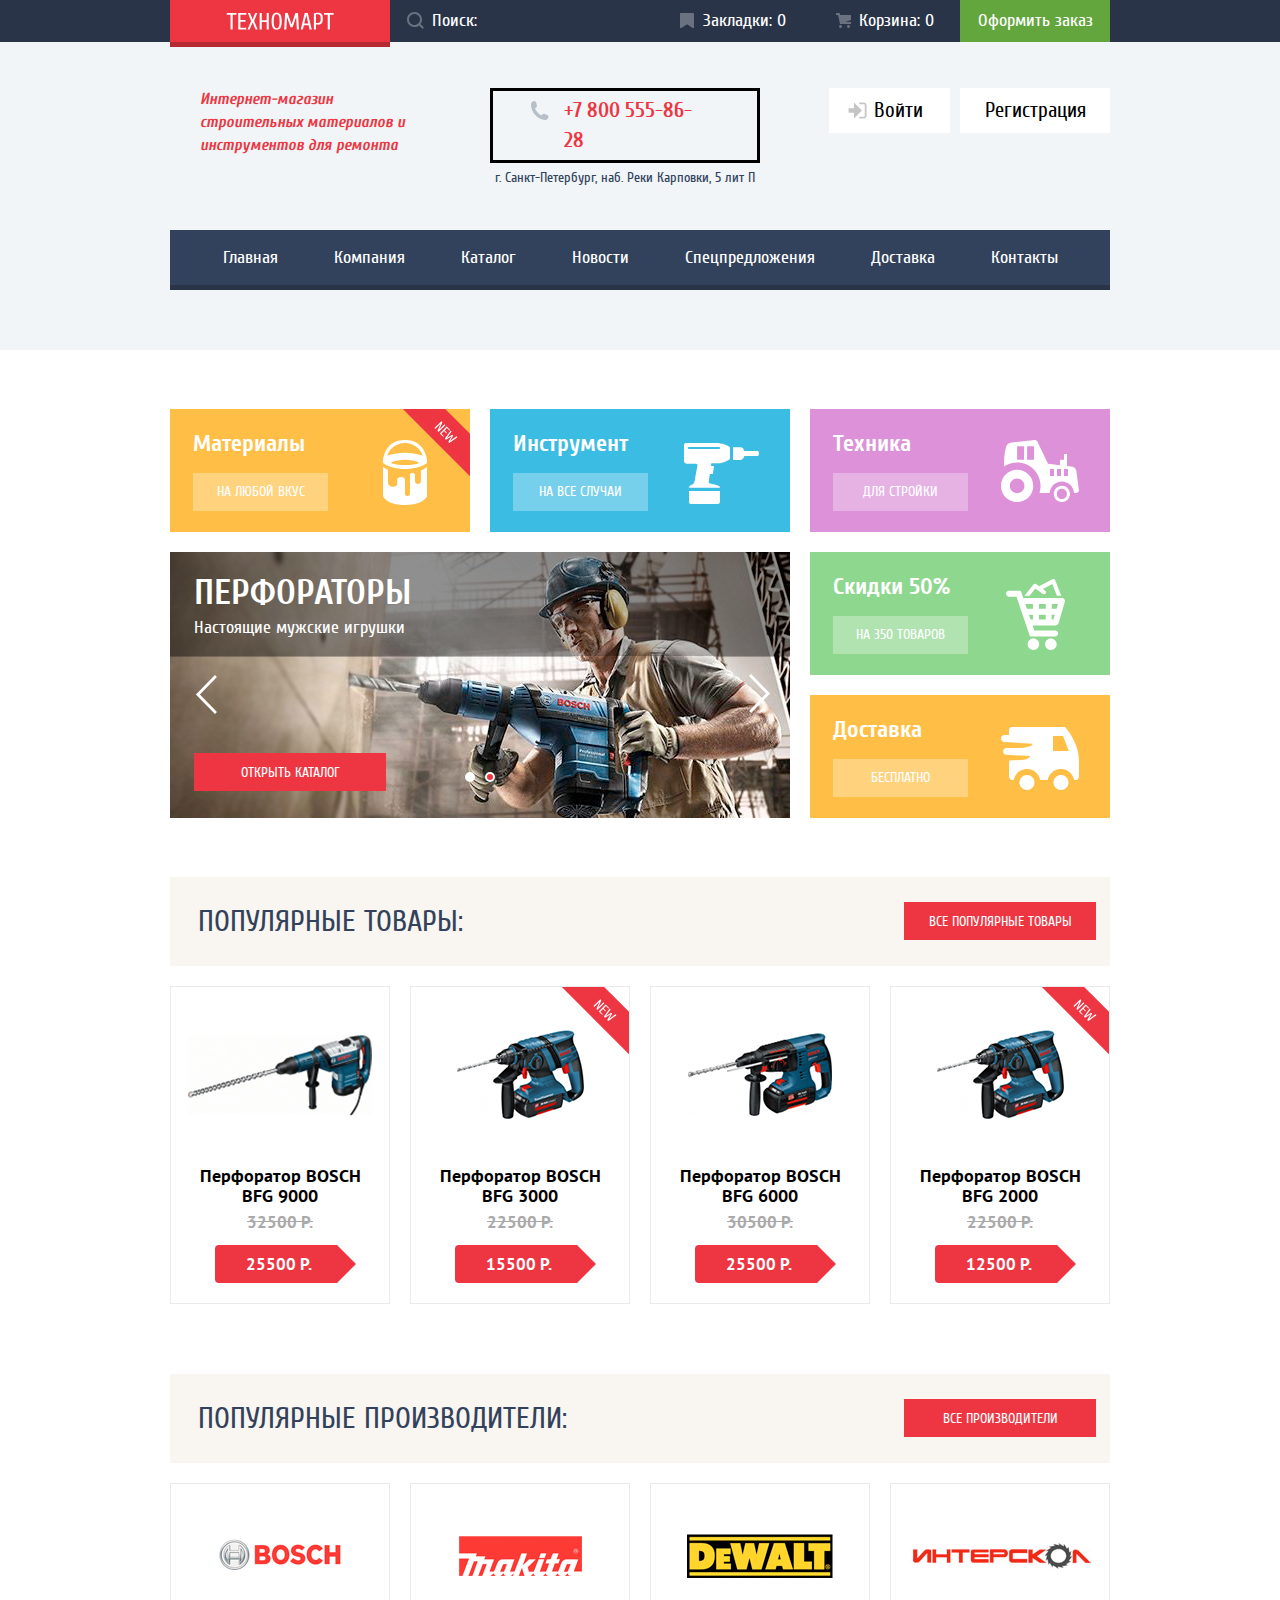
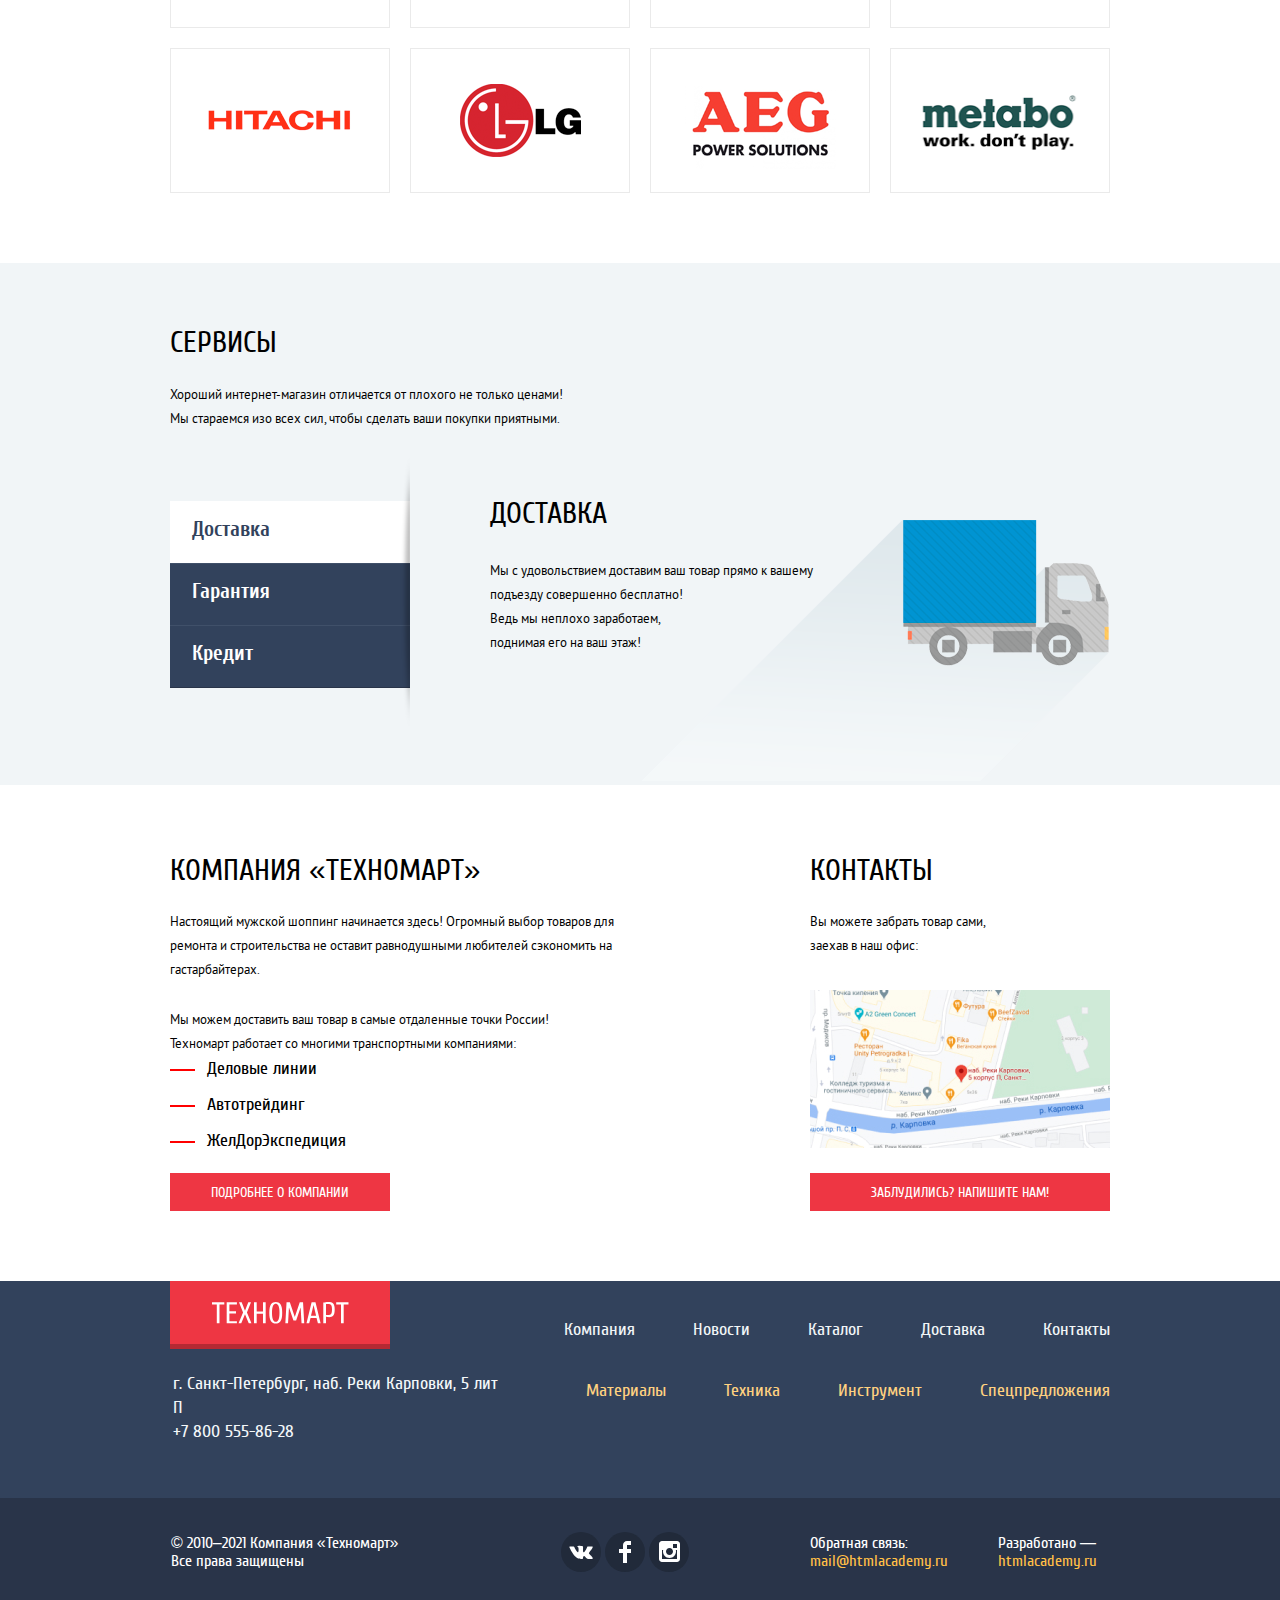
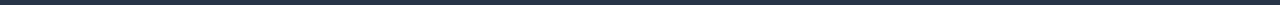
<file: index.html>
<!DOCTYPE html>
<html lang="ru" class="page">

<head>
  <meta charset="utf-8">
  <title>HTML Academy: Техномарт</title>

  <link rel="icon" href="favicon.ico">
  <link rel="icon" href="img/favicon/favicon.svg" type="image/svg+xml">
  <link rel="apple-touch-icon" href="img/favicon/180.png">
  <link rel="manifest" href="manifest.webmanifest">
  <link rel="preconnect" href="https://fonts.gstatic.com">
  <link href="https://fonts.googleapis.com/css2?family=PT+Sans:wght@400;700&display=swap" rel="stylesheet">
  <link href="https://fonts.googleapis.com/css2?family=Cuprum:ital,wght@0,400;0,700;1,400;1,700&display=swap"
    rel="stylesheet">
  <link href="css/normalize.min.css" rel="stylesheet">
  <link href="css/style.min.css" rel="stylesheet">

</head>

<body class="page-body">
  <header class="header">
    <div class="header__top">
      <div class="header-top container">
        <a href="#" class="logo">
          <img src="img/logo/logo-technomart.svg" width="108" height="18" alt="Логотип Техномарт">
        </a>
        <form action="https://echo.htmlacademy.ru" method="get" class="header__search search-form">
          <label class="search-form__label">
            <input type="search" placeholder="Поиск:" class="search-form__field" />
            <svg width="17" height="17" viewBox="0 0 17 17" xmlns="http://www.w3.org/2000/svg"
              class="search-form__icon">
              <path fill-rule="evenodd" clip-rule="evenodd"
                d="M13.458 12.044L17 15.586L15.586 17L12.044 13.458C10.782 14.421 9.21 15 7.5 15C3.35786 15 0 11.6421 0 7.5C0 3.35786 3.35786 0 7.5 0C11.6421 0 15 3.35786 15 7.5C15.0001 9.14309 14.4581 10.7403 13.458 12.044ZM7.5 2C4.467 2 2 4.467 2 7.5C2.00331 10.5362 4.4638 12.9967 7.5 13C10.532 13 13 10.532 13 7.5C13 4.467 10.532 2 7.5 2Z"
                fill="white" />
            </svg>
          </label>
        </form>
        <div class="header__product-options product-options">
          <a href="blank.html" class="product-options__item bookmarks">Закладки: <span>0</span></a>
          <a href="blank.html" class="product-options__item cart">Корзина: <span>0</span></a>
          <a href="blank.html" class="product-options__item product-options__item--order">Оформить заказ</a>
        </div>
      </div>
    </div>
    <div class="header__bottom container">
      <h1 class="header__title">Интернет-магазин строительных материалов и инструментов для ремонта</h1>
      <address class="header__contacts header-contacts">
        <a href="tel:+78005558628" class="header-contacts__phone">+7 800 555-86-28</a>
        <p class="header-contacts__address">г. Санкт-Петербург, наб. Реки Карповки, 5 лит П</p>
      </address>
      <div class="header__auth auth">
        <div class="auth__field auth__field--login ">
          <a href="#" class="auth__button auth__button--login auth-button">
            <svg width="20" height="18" viewBox="0 0 20 18" fill="none" xmlns="http://www.w3.org/2000/svg"
              class="auth-button__icon auth-button__icon--login">
              <path d="M14.1667 9L5.71429 0.5V6.5H0V11.5H5.71429V17.5L14.1667 9Z" fill="#C5C5C5" />
              <path
                d="M16.1771 15.51H11.3895V17.5H16.1771C18.2514 17.5 19.0381 15.69 19.0619 14.474V3.528C19.0381 2.311 18.2514 0.5 16.1771 0.5H11.3895V2.49H16.1771C16.9762 2.49 17.1219 3.171 17.1391 3.547V14.451C17.1229 14.827 16.9762 15.51 16.1771 15.51Z"
                fill="#C5C5C5" />
            </svg>Войти</a>
          <a href="#" class="auth__button auth__button--signup auth-button">Регистрация</a>
        </div>
        <div class="auth__field auth__field--user auth__field--disabled">
          <a href="#" class="auth__button auth__button--profile auth-button"
            aria-label="Открыть профайл пользователя">Равшан Джамшутович
            <svg width="20" height="19" viewBox="0 0 20 19" fill="none" xmlns="http://www.w3.org/2000/svg"
              class="auth-button__icon--user">
              <path
                d="M17.881 14.666C15.737 13.931 13.625 13 12.674 12.276C12.017 11.775 11.904 10.658 12.157 9.861C13.275 8.958 14.021 7.384 14.021 5.583C14.021 2.776 12.221 0.5 10 0.5C7.77902 0.5 5.97901 2.776 5.97901 5.583C5.97901 7.384 6.72501 8.957 7.84201 9.86C8.09501 10.658 7.98302 11.775 7.32502 12.276C6.37502 13 4.26201 13.93 2.11801 14.666C-0.0259852 15.402 1.48343e-05 18.5 1.48343e-05 18.5H20C20 18.5 20.025 15.401 17.881 14.666Z"
                fill="#C5C5C5" />
            </svg>
          </a>
          <a href="#" class="auth__button auth__button--logout auth-button"
            aria-label="Деавторизация пользователя"><span class="visually-hidden">Выход из
              профиля</span>
            <svg width="20" height="17" viewBox="0 0 20 17" fill="none" xmlns="http://www.w3.org/2000/svg"
              class="auth-button__icon--logout">
              <path d="M20 8.5L11.125 0V6H5.125V11H11.125V17L20 8.5Z" fill="#C5C5C5" />
              <path
                d="M2.10604 13.952V3.048C2.12404 2.672 2.27704 1.991 3.11604 1.991H8.14304V0H3.11604C0.938036 0 0.112036 1.81 0.0870361 3.027V13.973C0.112036 15.189 0.938036 17 3.11604 17H8.14304V15.01H3.11604C2.27704 15.01 2.12404 14.327 2.10604 13.952Z"
                fill="#C5C5C5" />
            </svg>
          </a>
          <ul class="auth__menu auth-menu">
            <li class="auth-menu__item">
              <a href="#" class="auth-menu__link">Мои заказы</a>
            </li>
            <li class="auth-menu__item">
              <a href="#" class="auth-menu__link">Личный кабинет</a>
            </li>
          </ul>
        </div>
      </div>
    </div>
    <nav class="container header__navigation navigation">
      <ul class=" navigation__list">
        <li class="navigation__item"><a class="navigation__link" href="#">Главная</a></li>
        <li class="navigation__item"><a class="navigation__link" href="blank.html">Компания</a></li>
        <li class="navigation__item"><a class="navigation__link" href="catalog.html">Каталог</a></li>
        <li class="navigation__item"><a class="navigation__link" href="blank.html">Новости</a></li>
        <li class="navigation__item"><a class="navigation__link" href="blank.html">Спецпредложения</a></li>
        <li class="navigation__item"><a class="navigation__link" href="blank.html">Доставка</a></li>
        <li class="navigation__item"><a class="navigation__link" href="blank.html">Контакты</a></li>
      </ul>
    </nav>
  </header>
  <main>
    <section class="features">
      <div class="container">
        <h2 class="visually-hidden">Наши предложения по товарам и услугам!</h2>
        <ul class="features__list">
          <li class="features__item features-item features-item--materials new">
            <h3 class="features-item__title">Материалы</h3>
            <a href="blank.html" class="features-item__link">на любой вкус</a>
          </li>
          <li class="features__item features-item features-item--instruments">
            <h3 class="features-item__title">Инструмент</h3>
            <a href="blank.html" class="features-item__link">на все случаи</a>
          </li>
          <li class="features__item features-item features-item--technics">
            <h3 class="features-item__title">Техника</h3>
            <a href="blank.html" class="features-item__link">для стройки</a>
          </li>
          <li class="features__item features-item features-item--discounts">
            <h3 class="features-item__title">Скидки 50%</h3>
            <a href="blank.html" class="features-item__link">на 350 товаров</a>
          </li>
          <li class="features__item features-item features-item--delivery">
            <h3 class="features-item__title">Доставка</h3>
            <a href="blank.html" class="features-item__link">бесплатно</a>
          </li>
          <li class="features__item features-slider">
            <div class="features-slider__container">
              <div class="features-slider__list">
                <div class="features-slider__slide features-slide" style="display: none;">
                  <div class="features-slide__info">
                    <p class="features-slide__title">Перфораторы</p>
                    <p class="features-slide__description">Настоящие мужские игрушки</p>
                  </div>
                  <a href="catalog.html" class="features-slide__link basic-button">Открыть каталог</a>
                  <img src="img/sliders/slider-perforators.jpg" alt="Перфораторы" width="620" height="266"
                    class="features-slide__img">
                </div>
                <div class="features-slider__slide features-slide">
                  <div class="features-slide__info">
                    <p class="features-slide__title">Дрели</p>
                    <p class="features-slide__description">Соседям на радость</p>
                  </div>
                  <a href="catalog.html" class="features-slide__link basic-button">Открыть каталог</a>
                  <img src="img/sliders/slider-drills.jpg" alt="Дрели" width="620" height="266">
                </div>
                <a aria-label="следующий слайд"
                  class="features-slider__control slider-directions slider-directions__button slider-directions__button--previous"
                  onclick="previousSlide()"></a>
                <a aria-label="предыдущий слайд"
                  class="features-slider__control slider-directions slider-directions__button slider-directions__button--next"
                  onclick="nextSlide()"></a>
                <div class="features-slider__control slider-selector">
                  <button type="button" aria-label="первый слайд" class="slider-selector__button"
                    onclick="currentSlide(1)"></button>
                  <button type="button" aria-label="второй слайд" class="slider-selector__button"
                    onclick="currentSlide(2)"></button>
                </div>
              </div>
            </div>
          </li>
        </ul>
      </div>
    </section>
    <section class="popular-section">
      <div class="container">
        <div class="popular-section__header">
          <h2 class="popular-section__title">Популярные товары:</h2>
          <a href="blank.html" class="popular-section__link basic-button">все популярные товары</a>
        </div>
        <ul class="popular-section__list">
          <li class="popular-section__item good-item">
            <h3 class="good-item__title">Перфоратор BOSCH BFG 9000</h3>
            <div class="good-item__image">
              <img src="img/goods/bfg9000.jpg" width="184" height="164" alt="Перфоратор bosch bfg 9000">
            </div>
            <p class="good-item__price-old">32500 р.</p>
            <a href="blank.html" class="good-item__price">25500 р.</a>
            <div class="good-item__options good-options">
              <a href="#" class="good-options__button good-options__button--buy"
                aria-label="Купить товар"><span>Купить</span></a>
              <a href="#" class="good-options__button good-options__button--tab"
                aria-label="Добавить товар в закладки">В Закладки</a>
            </div>
          </li>
          <li class="popular-section__item good-item new">
            <h3 class="good-item__title">Перфоратор BOSCH BFG 3000</h3>
            <div class="good-item__image">
              <img src="img/goods/bfg3000.jpg" width="127" height="112" alt="Перфоратор bosch bfg 3000">
            </div>
            <p class="good-item__price-old">22500 р.</p>
            <a href="blank.html" class="good-item__price">15500 р.</a>
            <div class="good-item__options good-options">
              <a href="#" class="good-options__button good-options__button--buy"
                aria-label="Купить товар"><span>Купить</span></a>
              <a href="#" class="good-options__button good-options__button--tab"
                aria-label="Добавить товар в закладки">В Закладки</a>
            </div>
          </li>
          <li class="popular-section__item good-item">
            <h3 class="good-item__title">Перфоратор BOSCH BFG 6000</h3>
            <div class="good-item__image">
              <img src="img/goods/bfg6000.jpg" width="144" height="128" alt="Перфоратор bosch bfg 6000">
            </div>
            <p class=" good-item__price-old">30500 р.</p>
            <a href="blank.html" class="good-item__price">25500 р.</a>
            <div class="good-item__options good-options">
              <a href="#" class="good-options__button good-options__button--buy"
                aria-label="Купить товар"><span>Купить</span></a>
              <a href="#" class="good-options__button good-options__button--tab"
                aria-label="Добавить товар в закладки">В Закладки</a>
            </div>
          </li>
          <li class="popular-section__item good-item new">
            <h3 class="good-item__title">Перфоратор BOSCH BFG 2000</h3>
            <div class="good-item__image">
              <img src="img/goods/bfg2000.jpg" width="127" height="112" alt="Перфоратор bosch bfg 2000">
            </div>
            <p class=" good-item__price-old">22500 р.</p>
            <a href="blank.html" class="good-item__price">12500 р.</a>
            <div class="good-item__options good-options">
              <a href="#" class="good-options__button good-options__button--buy"
                aria-label="Купить товар"><span>Купить</span></a>
              <a href="#" class="good-options__button good-options__button--tab"
                aria-label="Добавить товар в закладки">В Закладки</a>
            </div>
          </li>
        </ul>
      </div>
    </section>
    <section class="popular-section">
      <div class="container">
        <div class="popular-section__header">
          <h2 class="popular-section__title">Популярные производители:</h2>
          <a href="blank.html" class="popular-section__link basic-button">все производители</a>
        </div>
        <ul class="popular-section__list">
          <li class="popular-section__item manufacturer">
            <a href="blank.html" class="manufacturer__link">
              <img src="img/popular_manufacturers/bosch.png" width="126" height="37" alt="bosch"
                class="manufacturer__logo">
            </a>
          </li>
          <li class="popular-section__item manufacturer">
            <a href="blank.html" class="manufacturer__link">
              <img src="img/popular_manufacturers/makita.png" width="123" height="40" alt="makita"
                class="manufacturer__logo">
            </a>
          </li>
          <li class="popular-section__item manufacturer">
            <a href="blank.html#" class="manufacturer__link">
              <img src="img/popular_manufacturers/dewalt.png" width="146" height="44" alt="dewalt"
                class="manufacturer__logo">
            </a>
          </li>
          <li class="popular-section__item manufacturer">
            <a href="blank.html" class="manufacturer__link">
              <img src="img/popular_manufacturers/interskol.png" width="200" height="75" alt="интерскол"
                class="manufacturer__logo">
            </a>
          </li>
          <li class="popular-section__item manufacturer">
            <a href="blank.html" class="manufacturer__link">
              <img src="img/popular_manufacturers/hitachi.png" width="169" height="31" alt="hitachi"
                class="manufacturer__logo">
            </a>
          </li>
          <li class="popular-section__item manufacturer">
            <a href="blank.html" class="manufacturer__link">
              <img src="img/popular_manufacturers/lg.png" width="121" height="73" alt="lg" class="manufacturer__logo">
            </a>
          </li>
          <li class="popular-section__item manufacturer">
            <a href="blank.html" class="manufacturer__link">
              <img src="img/popular_manufacturers/aeg.png" width="151" height="96" alt="aeg" class="manufacturer__logo">
            </a>
          </li>
          <li class="popular-section__item manufacturer">
            <a href="blank.html" class="manufacturer__link">
              <img src="img/popular_manufacturers/metabo.png" width="204" height="69" alt="metabo"
                class="manufacturer__logo">
            </a>
          </li>
        </ul>
      </div>
    </section>
    <section class="info">
      <div class="container">
        <h2 class="info__title">Сервисы</h2>
        <p class="info__description">Хороший интернет-магазин отличается от плохого не только ценами! </p>
        <p class="info__description">Мы стараемся изо всех сил, чтобы сделать ваши покупки приятными. </p>
        <div class="info__content services">
          <ul class="services__list services-controls">
            <li class="services-controls__item">
              <button type="button" class="services-controls__button active-button"
                data-service="delivery">Доставка</button>
            </li>
            <li class="services-controls__item">
              <button type="button" class="services-controls__button" data-service="guarantee">Гарантия</button>
            </li>
            <li class="services-controls__item">
              <button type="button" class="services-controls__button" data-service="credit">Кредит</button>
            </li>
          </ul>
          <ul class="services__list services-content">
            <li class="services-content__item service service-delivery" data-service="delivery">
              <h3 class="service__title">Доставка</h3>
              <p class="service__desc">Мы с удовольствием доставим ваш товар прямо к вашему подъезду совершенно
                бесплатно!</p>
              <p class="service__desc">Ведь мы неплохо заработаем,</p>
              <p class="service__desc">поднимая его на ваш этаж!</p>
            </li>
            <li class="services-content__item service service-warranty" data-service="guarantee" style="display: none;">
              <h3 class="service__title">Гарантия</h3>
              <p class="service__desc">Если купленный у нас товар поломается или заискрит, а также в случае пожара,
                спровоцированного его возгоранием, вы всегда можете быть уверены в нашей гарантии. Мы обменяем сгоревший
                товар на новый. </p>
              <p class="service__desc">Дом уж восстановите как-нибудь сами.</p>
            </li>
            <li class="services-content__item service service-credit" data-service="credit" style="display: none;">
              <h3 class="service__title">Кредит</h3>
              <p class="service__desc">Залезть в долговую яму стало проще!</p>
              <p class="service__desc">Кредитные консультанты придут вам на помощь.</p>
              <a href="#" class="service__link basic-button">Отправить заявку</a>
            </li>
          </ul>
        </div>
      </div>
    </section>
    <section class="about-section">
      <div class="container about">
        <div class="about__section market-info">
          <h3 class="about__title">Компания «Техномарт»</h3>
          <p class="about__desc">Настоящий мужской шоппинг начинается здесь! Огромный выбор товаров для ремонта и
            строительства не оставит равнодушными любителей сэкономить на гастарбайтерах.</p>
          <h4 class="about__title-logistics">Мы можем доставить ваш товар в самые отдаленные точки России!</h4>
          <p class="about__desc">Техномарт работает со многими транспортными компаниями:</p>
          <ul class="about__list">
            <li class="about__item">Деловые линии</li>
            <li class="about__item">Автотрейдинг</li>
            <li class="about__item">ЖелДорЭкспедиция</li>
          </ul>
          <a href="blank.html" class="about__link basic-button">Подробнее о компании</a>
        </div>
        <div class="about__section contacts">
          <h3 class="about__title">Контакты</h3>
          <p class="about__desc contact-desc">Вы можете забрать товар сами,</p>
          <p class="about__desc contact-desc">заехав в наш офис:</p>
          <a href="#" class="about__link about__link--map">
            <img src="img/about-us-map.jpg" alt="г. Санкт-Петербург, наб. Реки Карповки, 5 лит П" width="300"
              height="158">
          </a>
          <a href="write-us.html" class="about__link about__link--form basic-button">Заблудились?
            Напишите нам!</a>
        </div>
      </div>
    </section>
  </main>
  <footer>
    <div class="footer footer-top">
      <div class="container">
        <div class="footer__top">
          <section class="footer__section company-info">
            <h2 class="visually-hidden">Как нас найти</h2>
            <a href="#" class="logo company-info__logo">
              <img src="img/logo/logo-technomart.svg" width="138" height="23" alt="Логотип Техномарт">
            </a>
            <p class="company-info__adress">г. Санкт-Петербург, наб. Реки Карповки, 5 лит П</p>
            <p class="company-info__phone">+7 800 555-86-28</p>
          </section>
          <div class="footer__section footer-nav">
            <ul class="footer-nav__list">
              <li class="footer-nav__item">
                <a href="blank.html" class="footer-nav__link">Компания</a>
              </li>
              <li class="footer-nav__item">
                <a href="blank.html#" class="footer-nav__link">Новости</a>
              </li>
              <li class="footer-nav__item">
                <a href="catalog.html" class="footer-nav__link">Каталог</a>
              </li>
              <li class="footer-nav__item">
                <a href="blank.html" class="footer-nav__link">Доставка</a>
              </li>
              <li class="footer-nav__item">
                <a href="blank.html" class="footer-nav__link">Контакты</a>
              </li>
            </ul>
            <ul class="footer-nav__list">
              <li class="footer-nav__item">
                <a href="blank.html" class="footer-nav__link footer-nav__link--goods">Материалы</a>
              </li>
              <li class="footer-nav__item">
                <a href="blank.html" class="footer-nav__link footer-nav__link--goods">Техника</a>
              </li>
              <li class="footer-nav__item">
                <a href="blank.html" class="footer-nav__link footer-nav__link--goods">Инструмент</a>
              </li>
              <li class="footer-nav__item">
                <a href="blank.html" class="footer-nav__link footer-nav__link--goods">Спецпредложения</a>
              </li>
            </ul>
          </div>
        </div>
      </div>
    </div>
    <div class="footer footer-bottom">
      <div class="container">
        <div class="footer__bottom">
          <div class="footer__copyright copyright">
            <p class="copyright__desc">© 2010–2021 Компания «Техномарт»</p>
            <p class="copyright__desc">Все права защищены</p>
          </div>
          <div class="footer__section social">
            <h2 class="visually-hidden">Мы в сети!</h2>
            <ul class="socials__list">
              <li class="social__item">
                <a href="blank.html" class="social__link" aria-label="Вконтакте">
                  <img src="img/socials/icon-vk.svg" width="25" height="14" alt="VK">
                </a>
              </li>
              <li class="social__item">
                <a href="blank.html" class="social__link" aria-label="Фейсбук">
                  <img src="img/socials/icon-fb.svg" width="12" height="22" alt="FB">
                </a>
              </li>
              <li class="social__item">
                <a href="blank.html" class="social__link" aria-label="Инстаграм">
                  <img src="img/socials/icon-inst.svg" width="21" height="21" alt="Inst">
                </a>
              </li>
            </ul>
          </div>
          <div class="footer__section feedback">
            <p class="feedback__item">Обратная связь:
              <a href="mailto:mail@htmlacademy.ru" class="feedback__link">mail@htmlacademy.ru</a>
            </p>
            <p class="feedback__item">Разработано —
              <a href="https://htmlacademy.ru/intensive/htmlcss" class="feedback__link"
                target="_blank">htmlacademy.ru</a>
            </p>
          </div>
        </div>
      </div>
    </div>
  </footer>

  <section class="modal modal-buy">
    <h2 class="modal__title modal-buy__title">Товар добавлен в корзину!</h2>
    <div class="modal__footer modal-buy__options">
      <a href="catalog.html" class="modal__button  modal-buy__link basic-button">Оформить заказ</a>
      <a href="catalog.html" class="modal__button  modal-buy__link basic-button basic-button--white">Продолжить
        покупки</a>
    </div>
    <button type="button" aria-label="Закрыть модальное окно" class="modal__close"></button>
  </section>

  <section class="modal modal-form">
    <h2 class="modal__title modal-form__title visually-hidden">Напишите нам!</h2>
    <form method="get" action="https://echo.htmlacademy.ru" class="modal-form__form form">
      <ul class="form__list">
        <li class="form__item">
          <label for="form-name" class="form__label">Ваше имя:</label>
          <input type="text" name="name" id="form-name" class="form__input form__input--name" placeholder="Имя Фамилия">
        </li>
        <li class="form__item">
          <label for="form-mail" class="form__label">Ваш e-mail:</label>
          <input type="email" name="mail" id="form-mail" class="form__input form__input--mail"
            placeholder="email@example.com">
        </li>
        <li class="form__item ">
          <label for="form-message" class="form__label">Текст письма:</label>
          <textarea name="message" id="form-message" class="form__input form__input--textarea"
            placeholder="В свободной форме"></textarea>
        </li>
      </ul>
      <div class="modal__footer modal-form__options">
        <button type="submit" class="modal__button modal-form__button basic-button">Отправить</button>
      </div>
    </form>
    <button type="button" aria-label="Закрыть модальное окно" class="modal__close"></button>
  </section>

  <section class="modal modal-map">
    <h2 class="visually-hidden">Как до нас добраться</h2>
    <iframe
      src="https://www.google.com/maps/embed?pb=!1m18!1m12!1m3!1d839.5603845568808!2d30.31747917607218!3d59.96827000987363!2m3!1f0!2f0!3f0!3m2!1i1024!2i768!4f13.1!3m3!1m2!1s0x4696310fca5afc31%3A0x5f2ac55f567b2400!2sHTML%20Academy!5e0!3m2!1sru!2sru!4v1624561650247!5m2!1sru!2sru"
      width="940" height="440" style="border:0;" allowfullscreen="" loading="lazy"
      title="Офис компании по адресу набережная реки Карповки, 5, литера П, Санкт-Петербург"></iframe>
    <button type="button" aria-label="Закрыть модальное окно" class="modal__close"></button>
  </section>

  <script src="js/slidermain.min.js"></script>
  <script src="js/sliderservices.min.js"></script>
  <script src="js/buygoods.min.js"></script>
  <script src="js/form.min.js"></script>
  <script src="js/map.min.js"></script>
  <script src="js/auth.min.js"></script>

</body>

</html>
</file>
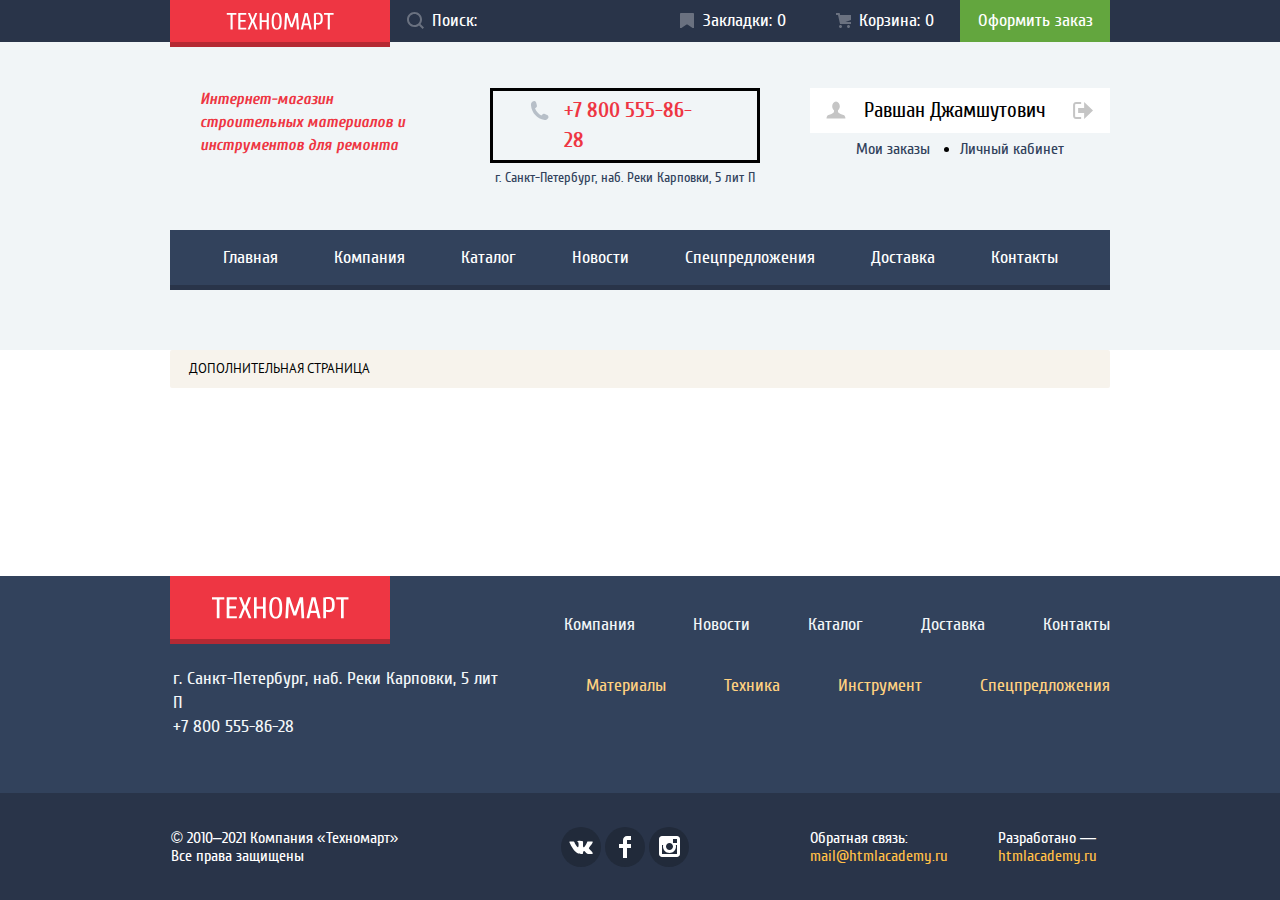
<file: blank.html>
<!DOCTYPE html>
<html lang="ru" class="page">

<head>
   <meta charset="utf-8">
   <title>HTML Academy: Техномарт</title>

   <link rel="icon" href="favicon.ico">
   <link rel="icon" href="img/favicon/favicon.svg" type="image/svg+xml">
   <link rel="apple-touch-icon" href="img/favicon/180.png">
   <link rel="manifest" href="manifest.webmanifest">
   <link rel="preconnect" href="https://fonts.gstatic.com">
   <link href="https://fonts.googleapis.com/css2?family=PT+Sans:wght@400;700&display=swap" rel="stylesheet">
   <link href="https://fonts.googleapis.com/css2?family=Cuprum:ital,wght@0,400;0,700;1,400;1,700&display=swap"
      rel="stylesheet">
   <link href="css/normalize.min.css" rel="stylesheet">
   <link href="css/style.min.css" rel="stylesheet">

</head>

<body class="page-body">
   <header class="header">
      <div class="header__top">
         <div class="header-top container">
            <a href="index.html" class="logo">
               <img src="img/logo/logo-technomart.svg" width="108" height="18" alt="Логотип Техномарт">
            </a>
            <form action="https://echo.htmlacademy.ru" method="get" class="header__search search-form">
               <label class="search-form__label">
                  <input type="search" placeholder="Поиск:" class="search-form__field" />
                  <svg width="17" height="17" viewBox="0 0 17 17" xmlns="http://www.w3.org/2000/svg"
                     class="search-form__icon">
                     <path fill-rule="evenodd" clip-rule="evenodd"
                        d="M13.458 12.044L17 15.586L15.586 17L12.044 13.458C10.782 14.421 9.21 15 7.5 15C3.35786 15 0 11.6421 0 7.5C0 3.35786 3.35786 0 7.5 0C11.6421 0 15 3.35786 15 7.5C15.0001 9.14309 14.4581 10.7403 13.458 12.044ZM7.5 2C4.467 2 2 4.467 2 7.5C2.00331 10.5362 4.4638 12.9967 7.5 13C10.532 13 13 10.532 13 7.5C13 4.467 10.532 2 7.5 2Z"
                        fill="white" />
                  </svg>
               </label>
            </form>
            <div class="header__product-options product-options">
               <a href="blank.html" class="product-options__item bookmarks">Закладки: <span>0</span></a>
               <a href="blank.html" class="product-options__item cart">Корзина: <span>0</span></a>
               <a href="blank.html" class="product-options__item product-options__item--order">Оформить заказ</a>
            </div>
         </div>
      </div>
      <div class="header__bottom container">
         <h1 class="header__title">Интернет-магазин строительных материалов и инструментов для ремонта</h1>
         <address class="header__contacts header-contacts">
            <a href="tel:+78005558628" class="header-contacts__phone">+7 800 555-86-28</a>
            <p class="header-contacts__address">г. Санкт-Петербург, наб. Реки Карповки, 5 лит П</p>
         </address>
         <div class="header__auth auth">
            <div class="auth__field auth__field--login auth__field--disabled">
               <a href="#" class="auth__button auth__button--login auth-button">
                  <svg width="20" height="18" viewBox="0 0 20 18" fill="none" xmlns="http://www.w3.org/2000/svg"
                     class="auth-button__icon auth-button__icon--login">
                     <path d="M14.1667 9L5.71429 0.5V6.5H0V11.5H5.71429V17.5L14.1667 9Z" fill="#C5C5C5" />
                     <path
                        d="M16.1771 15.51H11.3895V17.5H16.1771C18.2514 17.5 19.0381 15.69 19.0619 14.474V3.528C19.0381 2.311 18.2514 0.5 16.1771 0.5H11.3895V2.49H16.1771C16.9762 2.49 17.1219 3.171 17.1391 3.547V14.451C17.1229 14.827 16.9762 15.51 16.1771 15.51Z"
                        fill="#C5C5C5" />
                  </svg>Войти</a>
               <a href="#" class="auth__button auth__button--signup auth-button">Регистрация</a>
            </div>
            <div class="auth__field auth__field--user">
               <a href="#" class="auth__button auth__button--profile auth-button"
                  aria-label="Открыть профайл пользователя">Равшан Джамшутович
                  <svg width="20" height="19" viewBox="0 0 20 19" fill="none" xmlns="http://www.w3.org/2000/svg"
                     class="auth-button__icon--user">
                     <path
                        d="M17.881 14.666C15.737 13.931 13.625 13 12.674 12.276C12.017 11.775 11.904 10.658 12.157 9.861C13.275 8.958 14.021 7.384 14.021 5.583C14.021 2.776 12.221 0.5 10 0.5C7.77902 0.5 5.97901 2.776 5.97901 5.583C5.97901 7.384 6.72501 8.957 7.84201 9.86C8.09501 10.658 7.98302 11.775 7.32502 12.276C6.37502 13 4.26201 13.93 2.11801 14.666C-0.0259852 15.402 1.48343e-05 18.5 1.48343e-05 18.5H20C20 18.5 20.025 15.401 17.881 14.666Z"
                        fill="#C5C5C5" />
                  </svg>
               </a>
               <a href="#" class="auth__button auth__button--logout auth-button"
                  aria-label="Деавторизация пользователя"><span class="visually-hidden">Выход из
                     профиля</span>
                  <svg width="20" height="17" viewBox="0 0 20 17" fill="none" xmlns="http://www.w3.org/2000/svg"
                     class="auth-button__icon--logout">
                     <path d="M20 8.5L11.125 0V6H5.125V11H11.125V17L20 8.5Z" fill="#C5C5C5" />
                     <path
                        d="M2.10604 13.952V3.048C2.12404 2.672 2.27704 1.991 3.11604 1.991H8.14304V0H3.11604C0.938036 0 0.112036 1.81 0.0870361 3.027V13.973C0.112036 15.189 0.938036 17 3.11604 17H8.14304V15.01H3.11604C2.27704 15.01 2.12404 14.327 2.10604 13.952Z"
                        fill="#C5C5C5" />
                  </svg>
               </a>
               <ul class="auth__menu auth-menu">
                  <li class="auth-menu__item">
                     <a href="#" class="auth-menu__link">Мои заказы</a>
                  </li>
                  <li class="auth-menu__item">
                     <a href="#" class="auth-menu__link">Личный кабинет</a>
                  </li>
               </ul>
            </div>
         </div>
      </div>
      <nav class="container header__navigation navigation">
         <ul class="navigation__list">
            <li class="navigation__item"><a class="navigation__link" href="index.html">Главная</a></li>
            <li class="navigation__item"><a class="navigation__link" href="blank.html">Компания</a></li>
            <li class="navigation__item"><a class="navigation__link" href="catalog.html">Каталог</a></li>
            <li class="navigation__item"><a class="navigation__link" href="blank.html">Новости</a></li>
            <li class="navigation__item"><a class="navigation__link" href="blank.html">Спецпредложения</a></li>
            <li class="navigation__item"><a class="navigation__link" href="blank.html">Доставка</a></li>
            <li class="navigation__item"><a class="navigation__link" href="blank.html">Контакты</a></li>
         </ul>
      </nav>
   </header>
   <main>
      <div class="container">
         <h1 class="section-title">Дополнительная страница</h1>
      </div>
   </main>
   <footer>
      <div class="footer footer-top">
         <div class="container">
            <div class="footer__top">
               <section class="footer__section company-info">
                  <h2 class="visually-hidden">Как нас найти</h2>
                  <a href="#" class="logo company-info__logo">
                     <img src="img/logo/logo-technomart.svg" width="138" height="23" alt="Логотип Техномарт">
                  </a>
                  <p class="company-info__adress">г. Санкт-Петербург, наб. Реки Карповки, 5 лит П</p>
                  <p class="company-info__phone">+7 800 555-86-28</p>
               </section>
               <div class="footer__section footer-nav">
                  <ul class="footer-nav__list">
                     <li class="footer-nav__item">
                        <a href="blank.html" class="footer-nav__link">Компания</a>
                     </li>
                     <li class="footer-nav__item">
                        <a href="blank.html#" class="footer-nav__link">Новости</a>
                     </li>
                     <li class="footer-nav__item">
                        <a href="catalog.html" class="footer-nav__link">Каталог</a>
                     </li>
                     <li class="footer-nav__item">
                        <a href="blank.html" class="footer-nav__link">Доставка</a>
                     </li>
                     <li class="footer-nav__item">
                        <a href="blank.html" class="footer-nav__link">Контакты</a>
                     </li>
                  </ul>
                  <ul class="footer-nav__list">
                     <li class="footer-nav__item">
                        <a href="blank.html" class="footer-nav__link footer-nav__link--goods">Материалы</a>
                     </li>
                     <li class="footer-nav__item">
                        <a href="blank.html" class="footer-nav__link footer-nav__link--goods">Техника</a>
                     </li>
                     <li class="footer-nav__item">
                        <a href="blank.html" class="footer-nav__link footer-nav__link--goods">Инструмент</a>
                     </li>
                     <li class="footer-nav__item">
                        <a href="blank.html" class="footer-nav__link footer-nav__link--goods">Спецпредложения</a>
                     </li>
                  </ul>
               </div>
            </div>
         </div>
      </div>
      <div class="footer footer-bottom">
         <div class="container">
            <div class="footer__bottom">
               <div class="footer__copyright copyright">
                  <p class="copyright__desc">© 2010–2021 Компания «Техномарт»</p>
                  <p class="copyright__desc">Все права защищены</p>
               </div>
               <div class="footer__section social">
                  <h2 class="visually-hidden">Мы в сети!</h2>
                  <ul class="socials__list">
                     <li class="social__item">
                        <a href="blank.html" class="social__link" aria-label="Вконтакте">
                           <img src="img/socials/icon-vk.svg" width="25" height="14" alt="VK">
                        </a>
                     </li>
                     <li class="social__item">
                        <a href="blank.html" class="social__link" aria-label="Фейсбук">
                           <img src="img/socials/icon-fb.svg" width="12" height="22" alt="FB">
                        </a>
                     </li>
                     <li class="social__item">
                        <a href="blank.html" class="social__link" aria-label="Инстаграм">
                           <img src="img/socials/icon-inst.svg" width="21" height="21" alt="Inst">
                        </a>
                     </li>
                  </ul>
               </div>
               <div class="footer__section feedback">
                  <p class="feedback__item">Обратная связь:
                     <a href="mailto:mail@htmlacademy.ru" class="feedback__link">mail@htmlacademy.ru</a>
                  </p>
                  <p class="feedback__item">Разработано —
                     <a href="https://htmlacademy.ru/intensive/htmlcss" class="feedback__link"
                        target="_blank">htmlacademy.ru</a>
                  </p>
               </div>
            </div>
         </div>
      </div>
   </footer>

   <script src="js/auth.min.js"></script>

</body>

</html>
</file>
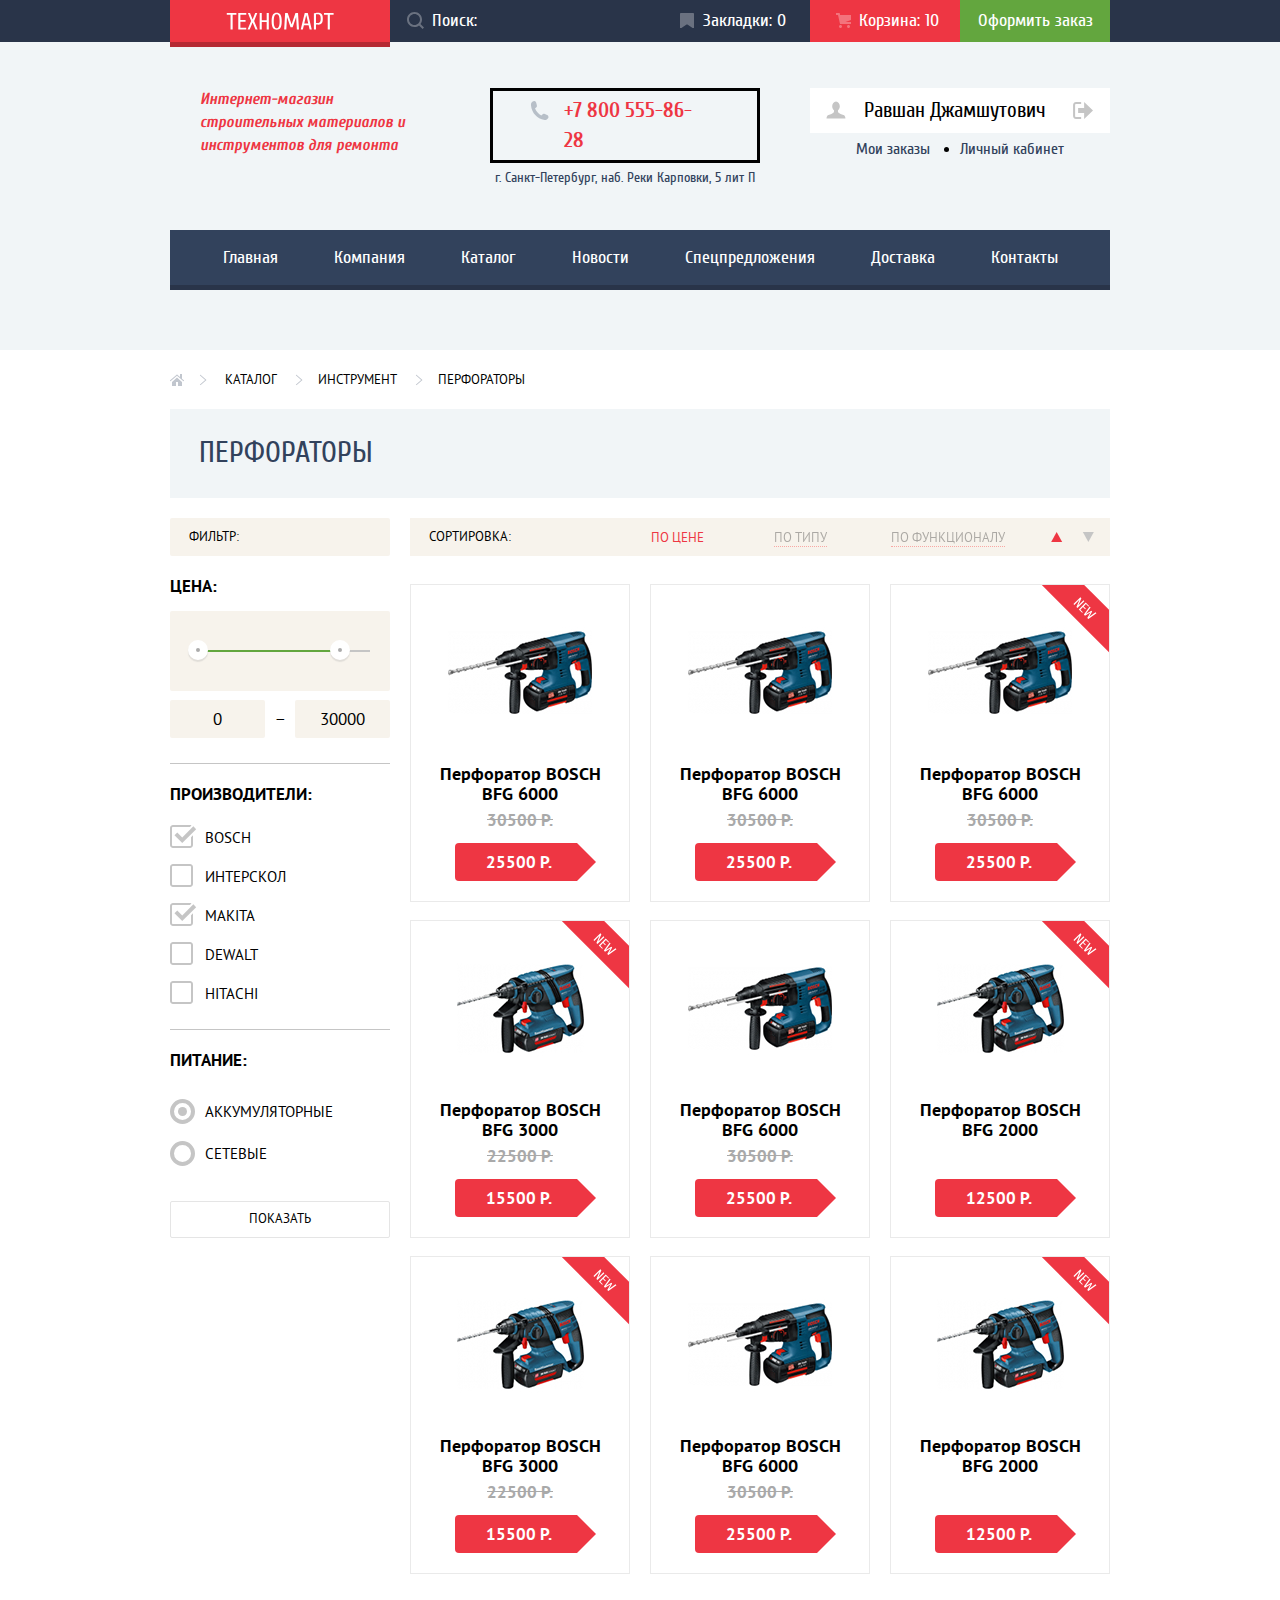
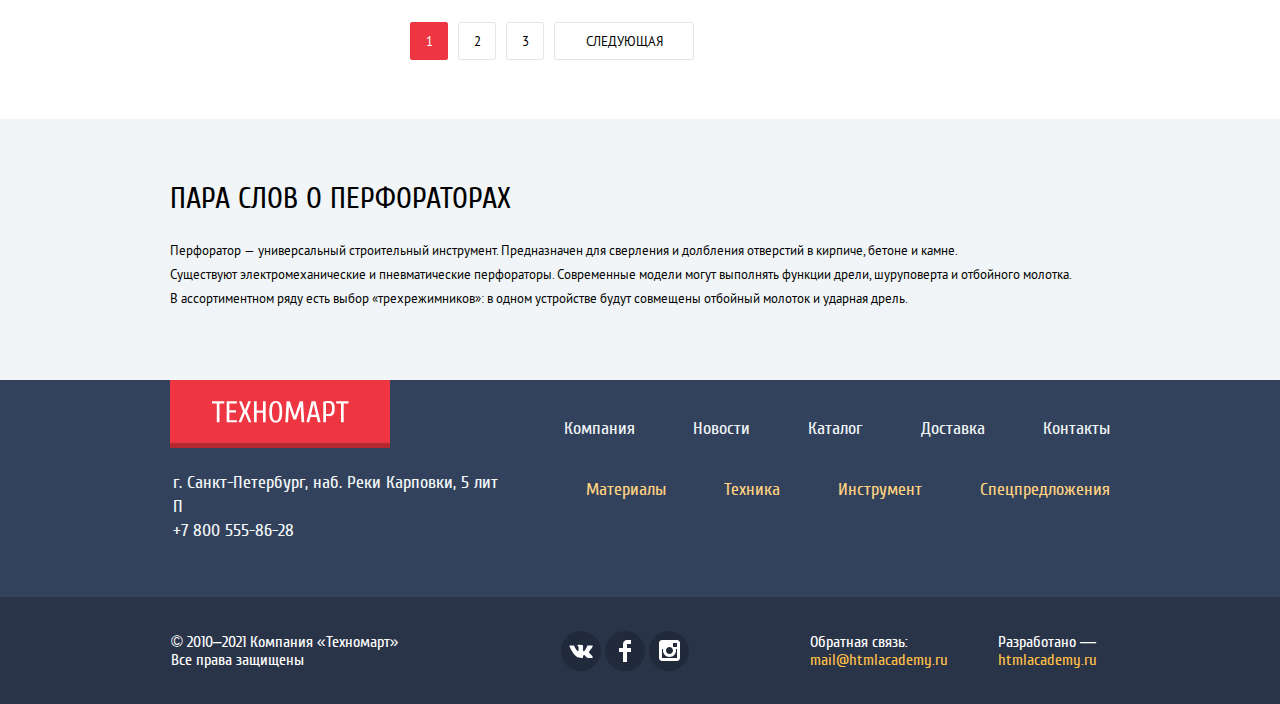
<file: catalog.html>
<!DOCTYPE html>
<html lang="ru" class="page">

<head>
   <meta charset="utf-8">
   <title>HTML Academy: Техномарт</title>

   <link rel="icon" href="favicon.ico">
   <link rel="icon" href="img/favicon/favicon.svg" type="image/svg+xml">
   <link rel="apple-touch-icon" href="img/favicon/180.png">
   <link rel="manifest" href="manifest.webmanifest">
   <link rel="preconnect" href="https://fonts.gstatic.com">
   <link href="https://fonts.googleapis.com/css2?family=PT+Sans:wght@400;700&display=swap" rel="stylesheet">
   <link href="https://fonts.googleapis.com/css2?family=Cuprum:ital,wght@0,400;0,700;1,400;1,700&display=swap"
      rel="stylesheet">
   <link href="css/normalize.min.css" rel="stylesheet">
   <link href="css/style.min.css" rel="stylesheet">

</head>

<body class="page-body">
   <header class="header">
      <div class="header__top">
         <div class="header-top container">
            <a href="index.html" class="logo">
               <img src="img/logo/logo-technomart.svg" width="108" height="18" alt="Логотип Техномарт">
            </a>
            <form action="https://echo.htmlacademy.ru" method="get" class="header__search search-form">
               <label class="search-form__label">
                  <input type="search" placeholder="Поиск:" class="search-form__field" />
                  <svg width="17" height="17" viewBox="0 0 17 17" xmlns="http://www.w3.org/2000/svg"
                     class="search-form__icon">
                     <path fill-rule="evenodd" clip-rule="evenodd"
                        d="M13.458 12.044L17 15.586L15.586 17L12.044 13.458C10.782 14.421 9.21 15 7.5 15C3.35786 15 0 11.6421 0 7.5C0 3.35786 3.35786 0 7.5 0C11.6421 0 15 3.35786 15 7.5C15.0001 9.14309 14.4581 10.7403 13.458 12.044ZM7.5 2C4.467 2 2 4.467 2 7.5C2.00331 10.5362 4.4638 12.9967 7.5 13C10.532 13 13 10.532 13 7.5C13 4.467 10.532 2 7.5 2Z"
                        fill="white" />
                  </svg>
               </label>
            </form>
            <div class="header__product-options product-options">
               <a href="blank.html" class="product-options__item bookmarks">Закладки: <span>0</span></a>
               <a href="blank.html" class="product-options__item cart product-options__item--not-empty">Корзина:
                  <span>10</span></a>
               <a href="blank.html" class="product-options__item product-options__item--order">Оформить заказ</a>
            </div>
         </div>
      </div>
      <div class="header__bottom container">
         <h1 class="header__title">Интернет-магазин строительных материалов и инструментов для ремонта</h1>
         <address class="header__contacts header-contacts">
            <a href="tel:+78005558628" class="header-contacts__phone">+7 800 555-86-28</a>
            <p class="header-contacts__address">г. Санкт-Петербург, наб. Реки Карповки, 5 лит П</p>
         </address>
         <div class="header__auth auth">
            <div class="auth__field auth__field--login auth__field--disabled">
               <a href="#" class="auth__button auth__button--login auth-button">
                  <svg width="20" height="18" viewBox="0 0 20 18" fill="none" xmlns="http://www.w3.org/2000/svg"
                     class="auth-button__icon auth-button__icon--login">
                     <path d="M14.1667 9L5.71429 0.5V6.5H0V11.5H5.71429V17.5L14.1667 9Z" fill="#C5C5C5" />
                     <path
                        d="M16.1771 15.51H11.3895V17.5H16.1771C18.2514 17.5 19.0381 15.69 19.0619 14.474V3.528C19.0381 2.311 18.2514 0.5 16.1771 0.5H11.3895V2.49H16.1771C16.9762 2.49 17.1219 3.171 17.1391 3.547V14.451C17.1229 14.827 16.9762 15.51 16.1771 15.51Z"
                        fill="#C5C5C5" />
                  </svg>Войти</a>
               <a href="#" class="auth__button auth__button--signup auth-button">Регистрация</a>
            </div>
            <div class="auth__field auth__field--user">
               <a href="#" class="auth__button auth__button--profile auth-button"
                  aria-label="Открыть профайл пользователя">Равшан Джамшутович<svg width="20" height="19"
                     viewBox="0 0 20 19" fill="none" xmlns="http://www.w3.org/2000/svg" class="auth-button__icon--user">
                     <path
                        d="M17.881 14.666C15.737 13.931 13.625 13 12.674 12.276C12.017 11.775 11.904 10.658 12.157 9.861C13.275 8.958 14.021 7.384 14.021 5.583C14.021 2.776 12.221 0.5 10 0.5C7.77902 0.5 5.97901 2.776 5.97901 5.583C5.97901 7.384 6.72501 8.957 7.84201 9.86C8.09501 10.658 7.98302 11.775 7.32502 12.276C6.37502 13 4.26201 13.93 2.11801 14.666C-0.0259852 15.402 1.48343e-05 18.5 1.48343e-05 18.5H20C20 18.5 20.025 15.401 17.881 14.666Z"
                        fill="#C5C5C5" />
                  </svg>
               </a>
               <a href="#" class="auth__button auth__button--logout auth-button"
                  aria-label="Деавторизация пользователя"><span class="visually-hidden">Выход из
                     профиля</span>
                  <svg width="20" height="17" viewBox="0 0 20 17" fill="none" xmlns="http://www.w3.org/2000/svg"
                     class="auth-button__icon--logout">
                     <path d="M20 8.5L11.125 0V6H5.125V11H11.125V17L20 8.5Z" fill="#C5C5C5" />
                     <path
                        d="M2.10604 13.952V3.048C2.12404 2.672 2.27704 1.991 3.11604 1.991H8.14304V0H3.11604C0.938036 0 0.112036 1.81 0.0870361 3.027V13.973C0.112036 15.189 0.938036 17 3.11604 17H8.14304V15.01H3.11604C2.27704 15.01 2.12404 14.327 2.10604 13.952Z"
                        fill="#C5C5C5" />
                  </svg>
               </a>
               <ul class="auth__menu auth-menu">
                  <li class="auth-menu__item">
                     <a href="#" class="auth-menu__link">Мои заказы</a>
                  </li>
                  <li class="auth-menu__item">
                     <a href="#" class="auth-menu__link">Личный кабинет</a>
                  </li>
               </ul>
            </div>
         </div>
      </div>
      <nav class="container header__navigation navigation">
         <ul class="navigation__list">
            <li class="navigation__item"><a class="navigation__link" href="index.html">Главная</a></li>
            <li class="navigation__item"><a class="navigation__link" href="blank.html">Компания</a></li>
            <li class="navigation__item"><a class="navigation__link" href="catalog.html">Каталог</a></li>
            <li class="navigation__item"><a class="navigation__link" href="blank.html">Новости</a></li>
            <li class="navigation__item"><a class="navigation__link" href="blank.html">Спецпредложения</a></li>
            <li class="navigation__item"><a class="navigation__link" href="blank.html">Доставка</a></li>
            <li class="navigation__item"><a class="navigation__link" href="blank.html">Контакты</a></li>
         </ul>
      </nav>
   </header>
   <main>
      <div class="container page-catalog">
         <ul class="breadcrumbs">
            <li class="breadcrumbs__item">
               <a href="index.html" class="breadcrumbs__link breadcrumbs__link--home ">
                  <svg width="14" height="12" viewBox="0 0 14 12" fill="none" xmlns="http://www.w3.org/2000/svg"
                     class="home-icon">
                     <path d="M2 7.99999V12H6V7.99999H8V12H12V7.99999L7 3.51599L2 7.99999Z" fill="#C1C6CE" />
                     <path
                        d="M13.831 6.365L12 4.751V0H9.99998V2.987L7.33198 0.635C7.31198 0.618 7.28898 0.612 7.26798 0.598C7.24294 0.579705 7.21614 0.56396 7.18798 0.551C7.15708 0.540195 7.12529 0.532163 7.09298 0.527C7.06198 0.521 7.03198 0.515 6.99998 0.515C6.96898 0.515 6.93898 0.521 6.90798 0.527C6.87551 0.531919 6.84366 0.5403 6.81298 0.552C6.78498 0.563 6.75998 0.581 6.73298 0.598C6.71198 0.612 6.68798 0.618 6.66898 0.635L0.170976 6.365C0.0162401 6.50291 -0.0375953 6.72187 0.0355474 6.9158C0.10869 7.10974 0.293707 7.23862 0.500976 7.24C0.622907 7.24035 0.740711 7.19586 0.831976 7.115L6.99998 1.677L13.169 7.115C13.3778 7.27913 13.6784 7.25178 13.8542 7.05265C14.0299 6.85352 14.0198 6.55183 13.831 6.365Z"
                        fill="#C1C6CE" />
                  </svg>
               </a>
            </li>
            <li class="breadcrumbs__item">
               <a href="catalog.html" class="breadcrumbs__link">Каталог</a>
            </li>
            <li class="breadcrumbs__item">
               <a href="catalog.html" class="breadcrumbs__link">Инструмент</a>
            </li>
            <li class="breadcrumbs__item breadcrumbs__item--current">
               <a href="catalog.html" class="breadcrumbs__link">Перфораторы</a>
            </li>
         </ul>
         <h2 class="catalog-title">Перфораторы</h2>
         <section class="catalog-filters">
            <h3 class="catalog-filters__title section-title">Фильтр:</h3>
            <form method="get" action="https://echo.htmlacademy.ru" class="catalog-filters__form">
               <fieldset class="catalog-filters__item filter range-field">
                  <legend class="filter__title">Цена:</legend>
                  <div class="filter__range-controls range-controls">
                     <div class="range-controls__scale">
                        <div class="range-controls__bar"></div>
                        <div class="filter__toggle filter__toggle--min"></div>
                        <div class="filter__toggle filter__toggle--max"></div>
                     </div>
                  </div>
                  <div class="filer__control price-field">
                     <input type="text" name="price_min" id="price_min" value="0"
                        class="price-field__input control control--input">
                     <span class="price-field__divider">&mdash;</span>
                     <input type="text" name="price_max" id="price_max" value="30000"
                        class="price-field__input control control--input">
                  </div>
               </fieldset>
               <fieldset class="catalog-filters__item filter">
                  <legend class="filter__title">Производители:</legend>
                  <ul class="filer__control checkbox-group">
                     <li class="checkbox-group__item">
                        <input type="checkbox" name="bosch" id="filter-bosch"
                           class="checkbox-group__checkbox control control--checkbox" checked>
                        <label for="filter-bosch" class="checkbox-group__label control control--label">Bosch</label>
                     </li>
                     <li class="checkbox-group__item">
                        <input type="checkbox" name="interskol" id="filter-interskol"
                           class="checkbox-group__checkbox control control--checkbox">
                        <label for="filter-interskol"
                           class="checkbox-group__label control control--label">Интерскол</label>
                     </li>
                     <li class="checkbox-group__item">
                        <input type="checkbox" name="makita" id="filter-makita"
                           class="checkbox-group__checkbox control control--checkbox" checked>
                        <label for="filter-makita" class="checkbox-group__label control control--label">Makita</label>
                     </li>
                     <li class="checkbox-group__item">
                        <input type="checkbox" name="dewalt" id="filter-dewalt"
                           class="checkbox-group__checkbox control control--checkbox">
                        <label for="filter-dewalt" class="checkbox-group__label control control--label">Dewalt</label>
                     </li>
                     <li class="checkbox-group__item">
                        <input type="checkbox" name="hitachi" id="filter-hitachi"
                           class="checkbox-group__checkbox control control--checkbox">
                        <label for="filter-hitachi" class="checkbox-group__label control control--label">Hitachi</label>
                     </li>
                  </ul>
               </fieldset>
               <fieldset class="catalog-filters__item filter">
                  <legend class="filter__title">Питание:</legend>
                  <ul class="filer__control radio-group">
                     <li class="radio-group__item">
                        <input type="radio" name="power-type" value="battery" id="filter-battery"
                           class="radio-group__radio control control--radio" checked>
                        <label for="filter-battery"
                           class="radio-group__label control control--label">Аккумуляторные</label>
                     </li>
                     <li class="radio-group__item">
                        <input type="radio" name="power-type" value="cable" id="filter-cable"
                           class="radio-group__radio control control--radio">
                        <label for="filter-cable" class="radio-group__label control control--label">Сетевые</label>
                     </li>
                  </ul>
               </fieldset>
               <button type="submit" class="catalog-filters__button transp-button"
                  aria-label="Показатьтовары согласно фильтру">Показать</button>
            </form>
         </section>
         <section class="catalog">
            <h3 class="catalog__title visually-hidden">Список аккумуляторных перфораторов</h3>
            <div class="catalog__sorting sorting">
               <h4 class="sorting__title section-title">Сортировка:</h4>
               <ul class="sorting__list">
                  <li class="sorting__item">
                     <a href="#" class="sorting__link sorting__link--active" aria-label="Сортировать по цене">По
                        цене</a>
                  </li>
                  <li class="sorting__item">
                     <a href="#" class="sorting__link" aria-label="Сортировать по типу">По типу</a>
                  </li>
                  <li class="sorting__item">
                     <a href="#" class="sorting__link" aria-label="Сортировать по функционалу">По функционалу</a>
                  </li>
               </ul>
               <ul class="sorting__list sorting-direcions">
                  <li class="sorting-direcions__item">
                     <a href="#" class="sorting-direcions__link sorting-direcions__link--active"
                        aria-label="Сортировать по возрастанию">
                        <span class="visually-hidden">по возрастанию</span>
                        <svg width="12" height="10" viewBox="0 0 12 10" fill="none" xmlns="http://www.w3.org/2000/svg"
                           class="sorting-direcions__icon sorting-direcions__icon--ascending">
                           <path d="M5.66241 0L11.1624 10L0.162415 10" fill="#C5C5C5" />
                        </svg>
                     </a>
                  </li>
                  <li class="sorting-direcions__item">
                     <a href="#" class="sorting-direcions__link" aria-label="Сортировать по убыванию">
                        <span class="visually-hidden">по убыванию</span>
                        <svg width="12" height="10" viewBox="0 0 12 10" fill="none" xmlns="http://www.w3.org/2000/svg"
                           class="sorting-direcions__icon sorting-direcions__icon--descending">
                           <path d="M5.66241 0L11.1624 10L0.162415 10" fill="#C5C5C5" />
                        </svg>
                     </a>
                  </li>
               </ul>
            </div>
            <ul class="catalog__list">
               <li class="catalog__item good-item">
                  <h3 class="good-item__title">Перфоратор BOSCH BFG 6000</h3>
                  <div class="good-item__image">
                     <img src="img/goods/bfg6000.jpg" width="144" height="128" alt="Перфоратор bosch bfg 6000">
                  </div>
                  <p class="good-item__price-old">30500 р.</p>
                  <a href="blank.html" class="good-item__price">25500 р.</a>
                  <div class="good-item__options good-options">
                     <a href="#" class="good-options__button good-options__button--buy"
                        aria-label="Купить товар"><span>Купить</span></a>
                     <a href="#" class="good-options__button good-options__button--tab"
                        aria-label="Добавить товар в закладки">В Закладки</a>
                  </div>
               </li>
               <li class="catalog__item good-item">
                  <h3 class="good-item__title">Перфоратор BOSCH BFG 6000</h3>
                  <div class="good-item__image">
                     <img src="img/goods/bfg6000.jpg" width="144" height="128" alt="Перфоратор bosch bfg 6000">
                  </div>
                  <p class="good-item__price-old">30500 р.</p>
                  <a href="blank.html" class="good-item__price">25500 р.</a>
                  <div class="good-item__options good-options">
                     <a href="#" class="good-options__button good-options__button--buy"
                        aria-label="Купить товар"><span>Купить</span></a>
                     <a href="#" class="good-options__button good-options__button--tab"
                        aria-label="Добавить товар в закладки">В Закладки</a>
                  </div>
               </li>
               <li class="catalog__item good-item new">
                  <h3 class="good-item__title">Перфоратор BOSCH BFG 6000</h3>
                  <div class="good-item__image">
                     <img src="img/goods/bfg6000.jpg" width="144" height="128" alt="Перфоратор bosch bfg 6000">
                  </div>
                  <p class="good-item__price-old">30500 р.</p>
                  <a href="blank.html" class="good-item__price">25500 р.</a>
                  <div class="good-item__options good-options">
                     <a href="#" class="good-options__button good-options__button--buy"
                        aria-label="Купить товар"><span>Купить</span></a>
                     <a href="#" class="good-options__button good-options__button--tab"
                        aria-label="Добавить товар в закладки">В Закладки</a>
                  </div>
               </li>
               <li class="catalog__item good-item new">
                  <h3 class="good-item__title">Перфоратор BOSCH BFG 3000</h3>
                  <div class="good-item__image">
                     <img src="img/goods/bfg3000.jpg" width="127" height="112" alt="Перфоратор bosch bfg 3000">
                  </div>
                  <p class="good-item__price-old">22500 р.</p>
                  <a href="blank.html" class="good-item__price">15500 р.</a>
                  <div class="good-item__options good-options">
                     <a href="#" class="good-options__button good-options__button--buy"
                        aria-label="Купить товар"><span>Купить</span></a>
                     <a href="#" class="good-options__button good-options__button--tab"
                        aria-label="Добавить товар в закладки">В Закладки</a>
                  </div>
               </li>
               <li class="catalog__item good-item">
                  <h3 class="good-item__title">Перфоратор BOSCH BFG 6000</h3>
                  <div class="good-item__image">
                     <img src="img/goods/bfg6000.jpg" width="144" height="128" alt="Перфоратор bosch bfg 6000">
                  </div>
                  <p class="good-item__price-old">30500 р.</p>
                  <a href="blank.html" class="good-item__price">25500 р.</a>
                  <div class="good-item__options good-options">
                     <a href="#" class="good-options__button good-options__button--buy"
                        aria-label="Купить товар"><span>Купить</span></a>
                     <a href="#" class="good-options__button good-options__button--tab"
                        aria-label="Добавить товар в закладки">В Закладки</a>
                  </div>
               </li>
               <li class="catalog__item good-item new">
                  <h3 class="good-item__title">Перфоратор BOSCH BFG 2000</h3>
                  <div class="good-item__image">
                     <img src="img/goods/bfg2000.jpg" width="127" height="112" alt="Перфоратор bosch bfg 2000">
                  </div>
                  <p class="good-item__price-old hidden">22500 р.</p>
                  <a href="blank.html" class="good-item__price">12500 р.</a>
                  <div class="good-item__options good-options">
                     <a href="#" class="good-options__button good-options__button--buy"
                        aria-label="Купить товар"><span>Купить</span></a>
                     <a href="#" class="good-options__button good-options__button--tab"
                        aria-label="Добавить товар в закладки">В Закладки</a>
                  </div>
               </li>
               <li class="catalog__item good-item new">
                  <h3 class="good-item__title">Перфоратор BOSCH BFG 3000</h3>
                  <div class="good-item__image">
                     <img src="img/goods/bfg3000.jpg" width="127" height="112" alt="Перфоратор bosch bfg 3000">
                  </div>
                  <p class="good-item__price-old">22500 р.</p>
                  <a href="blank.html" class="good-item__price">15500 р.</a>
                  <div class="good-item__options good-options">
                     <a href="#" class="good-options__button good-options__button--buy"
                        aria-label="Купить товар"><span>Купить</span></a>
                     <a href="#" class="good-options__button good-options__button--tab"
                        aria-label="Добавить товар в закладки">В Закладки</a>
                  </div>
               </li>
               <li class="catalog__item good-item">
                  <h3 class="good-item__title">Перфоратор BOSCH BFG 6000</h3>
                  <div class="good-item__image">
                     <img src="img/goods/bfg6000.jpg" width="144" height="128" alt="Перфоратор bosch bfg 6000">
                  </div>
                  <p class="good-item__price-old">30500 р.</p>
                  <a href="blank.html" class="good-item__price">25500 р.</a>
                  <div class="good-item__options good-options">
                     <a href="#" class="good-options__button good-options__button--buy"
                        aria-label="Купить товар"><span>Купить</span></a>
                     <a href="#" class="good-options__button good-options__button--tab"
                        aria-label="Добавить товар в закладки">В Закладки</a>
                  </div>
               </li>
               <li class="catalog__item good-item new">
                  <h3 class="good-item__title">Перфоратор BOSCH BFG 2000</h3>
                  <div class="good-item__image">
                     <img src="img/goods/bfg2000.jpg" width="127" height="112" alt="Перфоратор bosch bfg 2000">
                  </div>
                  <p class="good-item__price-old hidden">22500 р.</p>
                  <a href="blank.html" class="good-item__price">12500 р.</a>
                  <div class="good-item__options good-options">
                     <a href="#" class="good-options__button good-options__button--buy"
                        aria-label="Купить товар"><span>Купить</span></a>
                     <a href="#" class="good-options__button good-options__button--tab"
                        aria-label="Добавить товар в закладки">В Закладки</a>
                  </div>
               </li>
            </ul>
            <ul class="catalog__pages pagination">
               <li class="pagination__item ">
                  <a href="#" class="pagination__link transp-button current-page">1</a>
               </li>
               <li class="pagination__item">
                  <a href="#" class="pagination__link transp-button">2</a>
               </li>
               <li class="pagination__item">
                  <a href="#" class="pagination__link transp-button">3</a>
               </li>
               <li class="pagination__item">
                  <a href="#" class="pagination__link pagination__link--next transp-button">Следующая</a>
               </li>
            </ul>
         </section>
      </div>
      <section class="info catalog-info">
         <div class="container">
            <h2 class="info__title">Пара слов о перфораторах</h2>
            <p class="info__description">Перфоратор — универсальный строительный инструмент. Предназначен для сверления
               и долбления отверстий в
               кирпиче, бетоне и камне.</p>
            <p class="info__description">
               Существуют электромеханические и пневматические перфораторы. Современные модели могут выполнять функции
               дрели, шуруповерта и отбойного молотка. </p>
            <p class="info__description">
               В ассортиментном ряду есть выбор «трехрежимников»: в одном устройстве
               будут совмещены отбойный молоток и
               ударная дрель.</p>
         </div>
      </section>
   </main>
   <footer>
      <div class="footer footer-top">
         <div class="container">
            <div class="footer__top">
               <section class="footer__section company-info">
                  <h2 class="visually-hidden">Как нас найти</h2>
                  <a href="#" class="logo company-info__logo">
                     <img src="img/logo/logo-technomart.svg" width="138" height="23" alt="Логотип Техномарт">
                  </a>
                  <p class="company-info__adress">г. Санкт-Петербург, наб. Реки Карповки, 5 лит П</p>
                  <p class="company-info__phone">+7 800 555-86-28</p>
               </section>
               <div class="footer__section footer-nav">
                  <ul class="footer-nav__list">
                     <li class="footer-nav__item">
                        <a href="blank.html" class="footer-nav__link">Компания</a>
                     </li>
                     <li class="footer-nav__item">
                        <a href="blank.html#" class="footer-nav__link">Новости</a>
                     </li>
                     <li class="footer-nav__item">
                        <a href="catalog.html" class="footer-nav__link">Каталог</a>
                     </li>
                     <li class="footer-nav__item">
                        <a href="blank.html" class="footer-nav__link">Доставка</a>
                     </li>
                     <li class="footer-nav__item">
                        <a href="blank.html" class="footer-nav__link">Контакты</a>
                     </li>
                  </ul>
                  <ul class="footer-nav__list">
                     <li class="footer-nav__item">
                        <a href="blank.html" class="footer-nav__link footer-nav__link--goods">Материалы</a>
                     </li>
                     <li class="footer-nav__item">
                        <a href="blank.html" class="footer-nav__link footer-nav__link--goods">Техника</a>
                     </li>
                     <li class="footer-nav__item">
                        <a href="blank.html" class="footer-nav__link footer-nav__link--goods">Инструмент</a>
                     </li>
                     <li class="footer-nav__item">
                        <a href="blank.html" class="footer-nav__link footer-nav__link--goods">Спецпредложения</a>
                     </li>
                  </ul>
               </div>
            </div>
         </div>
      </div>
      <div class="footer footer-bottom">
         <div class="container">
            <div class="footer__bottom">
               <div class="footer__copyright copyright">
                  <p class="copyright__desc">© 2010–2021 Компания «Техномарт»</p>
                  <p class="copyright__desc">Все права защищены</p>
               </div>
               <div class="footer__section social">
                  <h2 class="visually-hidden">Мы в сети!</h2>
                  <ul class="socials__list">
                     <li class="social__item">
                        <a href="blank.html" class="social__link" aria-label="Вконтакте">
                           <img src="img/socials/icon-vk.svg" width="25" height="14" alt="VK">
                        </a>
                     </li>
                     <li class="social__item">
                        <a href="blank.html" class="social__link" aria-label="Фейсбук">
                           <img src="img/socials/icon-fb.svg" width="12" height="22" alt="FB">
                        </a>
                     </li>
                     <li class="social__item">
                        <a href="blank.html" class="social__link" aria-label="Инстаграм">
                           <img src="img/socials/icon-inst.svg" width="21" height="21" alt="Inst">
                        </a>
                     </li>
                  </ul>
               </div>
               <div class="footer__section feedback">
                  <p class="feedback__item">Обратная связь:
                     <a href="mailto:mail@htmlacademy.ru" class="feedback__link">mail@htmlacademy.ru</a>
                  </p>
                  <p class="feedback__item">Разработано —
                     <a href="https://htmlacademy.ru/intensive/htmlcss" class="feedback__link"
                        target="_blank">htmlacademy.ru</a>
                  </p>
               </div>
            </div>
         </div>
      </div>
   </footer>

   <section class="modal modal-buy">
      <h2 class="modal__title modal-buy__title">Товар добавлен в корзину!</h2>
      <div class="modal__footer modal-buy__options">
         <a href="catalog.html" class="modal__button  modal-buy__link basic-button">Оформить заказ</a>
         <a href="catalog.html" class="modal__button  modal-buy__link basic-button basic-button--white">Продолжить
            покупки</a>
      </div>
      <button type="button" aria-label="Закрыть модальное окно" class="modal__close"></button>
   </section>

   <script src="js/buygoods.min.js"></script>
   <script src="js/auth.min.js"></script>

</body>

</html>
</file>
<file: css/style.min.css>
@-webkit-keyframes bounce{0%{transform:translateY(-2000px)}70%{transform:translateY(30px)}90%{transform:translateY(-10px)}to{transform:translateY(0)}}@keyframes bounce{0%{transform:translateY(-2000px)}70%{transform:translateY(30px)}90%{transform:translateY(-10px)}to{transform:translateY(0)}}@-webkit-keyframes shake{0%,to{transform:translateX(0)}10%,30%,50%,70%,90%{transform:translateX(-10px)}20%,40%,60%,80%{transform:translateX(10px)}}@keyframes shake{0%,to{transform:translateX(0)}10%,30%,50%,70%,90%{transform:translateX(-10px)}20%,40%,60%,80%{transform:translateX(10px)}}:root{--black:#000000;--black-semi-025:rgba(0, 0, 0, 0.25);--black-semi-024:rgba(0, 0, 0, 0.24);--black-semi-015:rgba(0, 0, 0, 0.15);--ultimate-grey:#a9a9a9;--ultimate-grey-030:rgba(169, 169, 169, 0.3);--lunar-rock:#c5c5c5;--lunar-rock-030:rgba(197, 197, 197, 0.3);--beluga:#f1f1f1;--white:#ffffff;--white-030:rgba(255, 255, 255, 0.3);--child-of-light:#f1f5f7;--distant-horizon:#f3f7f9;--plaster:#eaeaea;--cold-morning:#e5e5e5;--silver-bird:#f9f5f0;--smart-white:#f7f3ec;--brainstem-grey:#b5b5b5;--dhusar-grey:#ababab;--dhusar-grey-03:rgb(171, 171, 171, 0.3);--bread-n-butter:#ffd180;--narenji-orange:#ffbf47;--red-radish:#ee3643;--madder-lake:#ca2c37;--mars-red:#ba2732;--coarse-wool:#161d29;--bunting:#293449;--midnight-express:#1d2739;--midnight-express-2:#212a3a;--passionate-blueberry:#32425c;--blackberry-cobbler:#405069;--atlantic-tide:#3d546f;--lake-thun:#3bbce3;--nenophilist:#367315;--hot-pepper-green:#518534;--siren-of-nature:#63a63e;--field-green:#5fbb2d;--leek:#8ed78f;--lavender-pink:#dc91d8}@font-face{font-family:"Cuprum";font-weight:400;font-style:normal;src:local("Cuprum"),url(../fonts/cuprum.woff2) format("woff2"),url(../fonts/cuprum.woff) format("woff")}@font-face{font-family:"Cuprum";font-weight:700;font-style:normal;src:local("Cuprum"),url(../fonts/cuprumbold.woff2) format("woff2"),url(../fonts/cuprumbold.woff) format("woff")}@font-face{font-family:"Cuprum";font-weight:400;font-style:italic;src:local("Cuprum"),url(../fonts/cuprumitalic.woff2) format("woff2"),url(../fonts/cuprumitalic.woff) format("woff")}@font-face{font-family:"Cuprum";font-weight:700;font-style:italic;src:local("Cuprum"),url(../fonts/cuprumbolditalic.woff2) format("woff2"),url(../fonts/cuprumbolditalic.woff) format("woff")}@font-face{font-family:"PT Sans";font-weight:400;font-style:normal;src:local("PT Sans"),url(../fonts/ptsans.woff2) format("woff2"),url(../fonts/ptsans.woff) format("woff")}@font-face{font-family:"PT Sans";font-weight:700;font-style:normal;src:local("PT Sans"),url(../fonts/ptsansbold.woff2) format("woff2"),url(../fonts/ptsansbold.woff) format("woff")}.page{height:100%}.page-body{min-width:960px;margin:0;padding:0;font-family:"Cuprum",Arial,sans-serif;font-style:normal;font-size:18px;line-height:24px;font-weight:400;color:var(--black);background-color:var(--white);min-height:100%;display:grid;grid-template-rows:-webkit-min-content 1fr -webkit-min-content;grid-template-rows:min-content 1fr min-content;align-items:start}.container{margin:0 auto;padding:0 10px;width:940px}.visually-hidden{position:absolute;clip:rect(0 0 0 0);width:1px;height:1px;margin:-1px}.header{background:var(--child-of-light);padding-bottom:60px}.header__top{background:var(--bunting)}.header-top{display:grid;grid-template-columns:-webkit-min-content 1fr 450px;grid-template-columns:min-content 1fr 450px;justify-content:space-between;align-items:center}.logo{text-align:center;display:inline-block;width:220px;line-height:0;padding-top:12px;margin-bottom:-5px;padding-bottom:17px;background:var(--red-radish);box-shadow:inset 0 -5px 0 var(--black-semi-024)}.search-form__field{padding:0 0 0 42px;margin:0;width:100%;font-size:18px;line-height:24px;color:var(--white);background-color:var(--bunting);border:0 solid}.search-form__field::-webkit-input-placeholder{color:var(--white)}.search-form__field::-moz-placeholder{color:var(--white)}.search-form__field::placeholder{color:var(--white)}.search-form__field:focus::-webkit-input-placeholder{color:var(--black)}.search-form__field:focus::-moz-placeholder{color:var(--black)}.search-form__field:focus::placeholder{color:var(--black)}.search-form__field:focus{color:var(--black);background-color:var(--white);outline:0;padding-top:9px;padding-left:42px;padding-bottom:9px;border:0 solid red}.search-form__label{position:relative}.search-form__icon{position:absolute;top:2px;left:17px;width:17px;height:17px;opacity:.3}.bookmarks:hover::before,.cart:hover::before,.search-form__label:hover .search-form__icon{opacity:1}.search-form__label:active .search-form__icon path,.search-form__label:focus .search-form__icon path,.search-form__label:focus-within .search-form__icon path{fill:var(--mars-red);opacity:1}.product-options{display:grid;grid-template-columns:1fr 1fr 1fr;align-items:center}.product-options__item{padding-top:9px;padding-bottom:9px;text-decoration:none;color:var(--white);text-align:center}.bookmarks,.cart{padding-left:43px;text-align:left}.cart{padding-left:49px}.product-options__item--not-empty{background:var(--red-radish)}.bookmarks::before,.cart::before{content:"";position:absolute;width:15px;height:15px;top:13px;z-index:1;opacity:.3}.cart::before{background:url(../img/icons/icon-cart.svg) no-repeat;left:26px}.bookmarks,.cart{position:relative}.bookmarks::before{background:url(../img/icons/icon-bookmark.svg) no-repeat;left:20px}.product-options__item--order{text-decoration:none;color:var(--white);background:var(--siren-of-nature)}.logo:hover,.product-options__item:hover{opacity:100%}.product-options__item--order:hover{background-color:var(--field-green)}.product-options__item:focus{background-color:var(--coarse-wool)}.logo:focus{background-color:var(--mars-red)}.product-options__item:focus{opacity:50%}.product-options__item--order:focus{background:var(--siren-of-nature);opacity:50%}.not-empty:focus{background:var(--mars-red)}.header__bottom{padding-top:42px;padding-bottom:40px;background:var(--child-of-light);display:grid;grid-template-columns:repeat(3,1fr);justify-content:space-between;grid-gap:20px;align-items:start}.header__title{margin:0;padding:4px 65px 0 30px;color:var(--red-radish);font-size:16px;line-height:23px;font-style:italic}.header-contacts{margin:4px 0 0;padding:0;width:270px;text-align:center}.header-contacts__phone{text-decoration:none;display:block;margin:0;padding:4px 47px 5px 71px;font-size:21px;font-weight:700;font-style:normal;line-height:30px;text-align:left;color:var(--red-radish);border:3px solid var(--black);box-sizing:border-box;position:relative}.header-contacts__phone::before{content:"";background:url(../img/icons/icon-phone.svg) no-repeat;position:absolute;width:19px;height:19px;top:10px;left:37px;z-index:1}.header-contacts__address{margin:0;padding-top:3px;font-size:14px;font-style:normal;color:var(--passionate-blueberry)}.auth__field{margin-top:4px;display:flex;justify-content:center;flex-wrap:wrap;position:relative}.auth__field--disabled{display:none}.auth-button{margin-bottom:4px;text-decoration:none;background-color:var(--white);color:var(--black);padding-top:12px;padding-bottom:12px;font-size:21px;line-height:21px;display:block}.auth__button--login{margin-left:auto;text-align:left;padding-left:45px;padding-right:27px;max-width:121px;margin-right:10px;position:relative}.auth-button__icon--login{position:absolute;top:14px;left:19px;width:20px;height:17px}.auth__button--login:hover .auth-button__icon path{fill:var(--atlantic-tide)}.auth__button--login:focus .auth-button__icon path{fill:var(--lunar-rock)}.auth__button--login:hover,.auth__button--signup:hover{color:var(--red-radish)}.auth__button--login:focus,.auth__button--logout:focus,.auth__button--profile:focus,.auth__button--signup:focus{color:var(--lunar-rock)}.auth__button--signup{margin-right:0;text-align:center;width:150px}.auth__button--profile{width:100%;text-align:center;position:relative;padding-left:40px;padding-right:50px}.auth__button--logout{width:50px;height:21px;position:absolute;top:0;right:0}.auth-button__icon--user{position:absolute;width:20px;height:18px;top:13px;left:16px}.auth-button__icon--logout{position:absolute;padding:14px 17px;width:20px;height:17px;top:0;right:0;z-index:1}.auth__button--logout:hover .auth-button__icon--logout path,.auth__button--profile:hover .auth-button__icon--user path{fill:var(--atlantic-tide)}.auth__button--logout:focus .auth-button__icon--logout path,.auth__button--profile:focus .auth-button__icon--user path{fill:var(--lunar-rock)}.auth-menu{padding:0;margin:3px 0 0;font-size:16px;line-height:18px;display:grid;grid-template-columns:1fr 1fr;align-items:start;grid-gap:0}.auth-menu__item:nth-child(1){list-style:none}.auth-menu__link{text-decoration:none;color:var(--passionate-blueberry)}.auth-menu__link:hover{color:var(--red-radish)}.auth-menu__link:focus{color:var(--lunar-rock)}.navigation__list{margin:0;padding:0;list-style:none;background-color:var(--passionate-blueberry);box-shadow:inset 0 -5px 0 var(--bunting);display:flex;justify-content:center;flex-wrap:wrap}.navigation__item:hover{background-color:var(--bunting)}.navigation__item:focus{background-color:var(--midnight-express)}.navigation__link{display:block;padding:16px 28px 20px;text-decoration:none;color:var(--white)}.navigation__link:focus{color:var(--white);opacity:.5}.page-catalog{display:grid;grid-template-columns:220px 1fr;grid-template-areas:"breadcrumbs breadcrumbs" "catalog-title catalog-title" "catalog-filters sorting" "catalog-filters catalog-list";align-content:start;justify-content:start;grid-gap:20px}.breadcrumbs,.catalog-title{-ms-grid-row:1;-ms-grid-column:1;-ms-grid-column-span:3;grid-area:breadcrumbs}.catalog-title{-ms-grid-row:3;grid-area:catalog-title}.catalog-filters{-ms-grid-row:5;-ms-grid-row-span:3;-ms-grid-column:1;grid-area:catalog-filters}.catalog__list,.sorting{-ms-grid-row:5;-ms-grid-column:3;grid-area:sorting}.catalog__list{-ms-grid-row:7;grid-area:catalog-list}.breadcrumbs{list-style:none;padding:0;margin:21px 0 0;display:flex;flex-wrap:wrap}.breadcrumbs__item{margin-right:41px;font-size:13px;line-height:18px;font-family:"PT Sans",Arial,sans-serif;text-transform:uppercase;color:var(--black);position:relative}.breadcrumbs__link{text-decoration:none;color:var(--black);position:relative}.breadcrumbs__item:first-child{margin-right:55px}.breadcrumbs__link--home{position:relative}.breadcrumbs__item::after,.home-icon{position:absolute;height:12px;top:3px;z-index:1}.home-icon{width:14px;left:0}.home-icon:hover path{fill:var(--mars-red)}.breadcrumbs__item::after{content:"";background:url(../img/icons/icon-right-small.svg) no-repeat;width:8px;right:-26px}.breadcrumbs__item:first-child::after{right:-37px}.breadcrumbs__item--current::after{display:none}.breadcrumbs__item--current{pointer-events:none}.breadcrumbs__link:focus,.breadcrumbs__link:hover{color:var(--red-radish)}.catalog-title{color:var(--passionate-blueberry);font-size:30px;line-height:30px;font-weight:400;text-transform:uppercase;background-color:var(--child-of-light);text-align:left;padding:29px 0 30px 29px;margin:0}.catalog-filters,.section-title{font-family:"PT Sans",Arial,sans-serif;font-size:13px;line-height:18px;font-weight:400;text-transform:uppercase}.catalog-filters{width:220px}.section-title{color:var(--black);background-color:var(--smart-white);border-radius:2px;padding:10px 0 10px 19px;margin:0;text-align:left}.catalog-filters__item{border:0;padding:0;margin:0}.filter{padding-bottom:25px;border-bottom:1px solid var(--lunar-rock)}.filter:last-of-type{border-bottom:0 solid var(--lunar-rock)}.filter__title{margin:0;padding:15px 0 0;text-align:left;font-family:"PT Sans",Arial,sans-serif;font-size:17px;line-height:30px;font-weight:700}.filter__range-controls{margin-top:10px;margin-bottom:9px;padding:39px 20px;width:180px;height:2px;background-color:var(--smart-white);border-radius:2px;position:relative}.control{font-size:15px;line-height:19px}.range-controls__scale{height:2px;background-color:var(--lunar-rock)}.range-controls__bar{height:2px;width:84%;background:var(--siren-of-nature)}.control--range{margin-top:10px;width:220px;height:80px}.filter__toggle{padding:0;width:4px;height:4px;border:8px solid var(--white);border-radius:50%;background-color:var(--dhusar-grey);box-shadow:0 2px 1px 0 var(--dhusar-grey-03);position:absolute;top:29px;left:0;cursor:pointer}.filter__toggle--min{left:18px}.filter__toggle--max{left:160px}.price-field{display:flex;justify-content:space-between;align-items:center}.control--input{background-color:var(--smart-white);border-radius:2px;max-width:95px;border:0;font-family:"PT Sans",Arial,sans-serif;font-size:17px;line-height:18px;font-weight:400;padding:10px 0;text-align:center}.price-field__divider{padding-left:2px;padding-right:2px}.filer__control{padding:0;list-style:none;text-align:left}.control--checkbox,.control--radio{position:absolute;z-index:-1;opacity:0}.control--checkbox:checked,.control--checkbox:not(:checked),.control--radio:checked,.control--radio:not(:checked){position:absolute;z-index:-1;opacity:0}.control--checkbox:checked+label,.control--checkbox:not(:checked)+label,.control--radio:checked+label,.control--radio:not(:checked)+label{display:inline-block;position:relative;padding-left:35px;line-height:20px;cursor:pointer}.control--checkbox:not(:checked)+label:before{content:"";background:url(..//img/icons/checkbox-off.svg) no-repeat;position:absolute;left:0;top:-3px;width:23px;height:23px;-webkit-filter:invert(98%) sepia(0%) saturate(250%) hue-rotate(154deg) brightness(83%) contrast(87%);filter:invert(98%) sepia(0%) saturate(250%) hue-rotate(154deg) brightness(83%) contrast(87%)}.control--checkbox:checked+label:before{content:"";background:url(..//img/icons/checkbox-on.svg) no-repeat;position:absolute;left:0;top:-3px;width:27px;height:23px;-webkit-filter:invert(98%) sepia(0%) saturate(250%) hue-rotate(154deg) brightness(83%) contrast(87%);filter:invert(98%) sepia(0%) saturate(250%) hue-rotate(154deg) brightness(83%) contrast(87%)}.control--radio:checked+label:before,.control--radio:not(:checked)+label:before{content:"";border:4px solid var(--lunar-rock);border-radius:50%;position:absolute;left:0;top:-3px;width:17px;height:17px}.control--radio:checked+label::after{content:"";background-color:var(--lunar-rock);border-radius:50%;position:absolute;left:8px;top:5px;width:9px;height:9px}.control--checkbox:checked+label:hover::before,.control--checkbox:not(:disabled):not(:checked)+label:hover::before{-webkit-filter:invert(80%) sepia(0%) saturate(0%) hue-rotate(30deg) brightness(90%) contrast(97%);filter:invert(80%) sepia(0%) saturate(0%) hue-rotate(30deg) brightness(90%) contrast(97%)}.control--radio:checked+label:hover::before,.control--radio:not(:disabled):not(:checked)+label:hover::before{border-color:var(--brainstem-grey)}.control--radio:checked+label:hover:after,.control--radio:not(:disabled):not(:checked)+label:hover::after{background-color:var(--brainstem-grey)}.control--checkbox:disabled+.control--label,.control--radio:disabled+.control--label{opacity:.4}.checkbox-group__item input[type=checkbox]:focus+label::after,.checkbox-group__item input[type=checkbox]:focus+label::before{-webkit-filter:invert(89%) sepia(22%) saturate(0%) hue-rotate(157deg) brightness(75%) contrast(86%);filter:invert(89%) sepia(22%) saturate(0%) hue-rotate(157deg) brightness(75%) contrast(86%)}.radio-group__item input[type=radio]:focus+label::before{border-color:var(--dhusar-grey)}.radio-group__item input[type=radio]:focus+label::after{background-color:var(--dhusar-grey)}.checkbox-group{margin:19px 0 0}.checkbox-group__item{margin-bottom:19px}.checkbox-group__item:last-of-type,.radio-group__item:last-of-type{margin-bottom:0}.radio-group{margin:27px 0 0}.radio-group__item{margin-bottom:22px}.catalog-filters__button{width:220px;margin-top:12px;padding-top:10px;padding-bottom:10px;border:1px solid var(--cold-morning);box-sizing:border-box;background-color:var(--white);text-transform:uppercase}.transp-button:hover{border:1px solid var(--lunar-rock)}.transp-button:focus{border:1px solid var(--red-radish)}.catalog{padding:0;margin:0;max-width:700px}.catalog__sorting{padding:0;margin:0;background-color:var(--smart-white);display:grid;grid-template-columns:220px 1fr 90px}.sorting__list{padding:0;margin:0;list-style:none;display:flex;justify-content:flex-start;align-items:center}.sorting__link{text-decoration:none;font-family:"PT Sans",Arial,sans-serif;font-size:13px;line-height:18px;font-weight:400;text-transform:uppercase;color:var(--black);opacity:.3;border-bottom:1px dotted red}.sorting__link--active,.sorting__link:active{color:var(--red-radish);border:0;opacity:1;pointer-events:none;cursor:default}.sorting__link:hover{opacity:1;border-bottom:1px solid var(--red-radish)}.sorting__item{position:relative}.sorting__item:first-child{margin-left:21px}.sorting__item:nth-child(2){margin-left:70px}.sorting__item:nth-child(3){margin-left:64px}.sorting-direcions{display:flex;justify-content:space-between;margin-left:31px;margin-right:16px;opacity:1}.sorting-direcions__link:hover .sorting-direcions__icon path{fill:var(--black)}.sorting-direcions__link:active .sorting-direcions__icon path{fill:var(--red-radish);pointer-events:none;cursor:none}.sorting-direcions__link--active{pointer-events:none;cursor:none}.sorting-direcions__link--active .sorting-direcions__icon path{fill:var(--red-radish)}.sorting-direcions__icon--descending{transform:rotate(180deg)}.catalog__list{padding:0;margin:28px 0 38px;list-style:none;font-family:"PT Sans",Arial,sans-serif;display:grid;grid-template-columns:repeat(3,1fr);grid-column-gap:20px;grid-row-gap:18px}.pagination{list-style:none;text-align:center;padding:0;margin:0 0 39px;display:flex;justify-content:flex-start;align-items:center;flex-wrap:wrap}.pagination__item{margin-top:10px;margin-right:10px}.pagination__link{text-decoration:none;display:inline-block;width:38px;padding-top:10px;padding-bottom:8px;font-family:"PT Sans",Arial,sans-serif;font-style:normal;font-size:13px;line-height:18px;font-weight:400;text-transform:uppercase}.transp-button{border:1px solid var(--cold-morning);box-sizing:border-box;border-radius:2px;color:var(--black);cursor:pointer}.pagination__link--next{width:140px}.current-page{border-color:var(--red-radish);box-sizing:border-box;border-radius:2px;background-color:var(--red-radish);color:var(--white);pointer-events:none;cursor:default}.features{padding:59px 0 39px}.features__list{margin:0;padding:0 0 20px;list-style:none;display:grid;grid-template-columns:1fr 1fr 1fr;grid-template-rows:1fr 1fr 1fr;grid-gap:20px}.features-item{width:300px;height:123px;position:relative}.features-slider{grid-row:2/4;grid-column:1/3}.features-item__title{margin:0;padding:20px 0 14px 23px;font-size:24px;line-height:30px;font-weight:700;text-align:left;color:var(--white)}.features-item__link{padding:10px 0;margin-left:23px;display:block;width:135px;text-decoration:none;font-size:14px;line-height:18px;text-transform:uppercase;text-align:center;color:var(--white);background:var(--white-030)}.features-item__link:hover{background:var(--lunar-rock-030)}.features-item__link:focus{background:var(--ultimate-grey-030)}.features-item--materials{background-color:var(--narenji-orange)}.features-item--instruments{background-color:var(--lake-thun)}.features-item--technics{background-color:var(--lavender-pink)}.features-item--discounts{background-color:var(--leek)}.features-item--delivery{background-color:var(--narenji-orange)}.new::before{content:"";background:url(../img/icons/icon-new-item.svg) no-repeat;position:absolute;width:70px;height:70px;top:0;right:0;z-index:1}.features-item--materials::after{content:"";background:url(../img/features/icon-materials.svg) no-repeat;position:absolute;width:44px;height:65px;top:31px;right:43px;z-index:2}.features-item--instruments::after{content:"";background:url(../img/features/icon-instruments.svg) no-repeat;position:absolute;width:75px;height:61px;top:34px;right:31px;z-index:2}.features-item--technics::after{content:"";background:url(../img/features/icon-technics.svg) no-repeat;position:absolute;width:78px;height:62px;top:31px;right:31px;z-index:2}.features-item--discounts::after{content:"";background:url(../img/features/icon-discount.svg) no-repeat;position:absolute;width:59px;height:72px;top:26px;right:45px;z-index:2}.features-item--delivery::after{content:"";background:url(../img/features/icon-delivery.svg) no-repeat;position:absolute;width:78px;height:63px;top:32px;right:31px;z-index:2}.features-slider__list{margin:0;padding:0;list-style:none}.features-slide{position:relative;max-height:266px}.features-slide__info{width:100%;padding:23px 0 16px;background:var(--black-semi-025);position:absolute;top:0;z-index:1;color:var(--white)}.features-slide__title{margin:0;padding:0 0 0 24px;font-size:36px;line-height:36px;font-weight:700;text-transform:uppercase;text-align:left}.features-slide__description{margin:0;padding-top:5px;padding-left:24px;text-align:left}.features-slide__img{display:block}.features-slide__link{position:absolute;z-index:1;top:201px;left:24px;text-decoration:none}.features-slide__link:hover{background-color:var(--madder-lake)}.features-slide__link:focus{background-color:var(--mars-red)}.features-slider__container{position:relative;max-width:620px}.slider-selector{position:absolute;left:47.5%;bottom:36px;z-index:20;display:flex;width:30px;justify-content:space-between}.slider-selector__button,.slider-selector__button--current{padding:0;width:10px;height:10px;background-color:var(--red-radish);border:2px solid var(--white);border-radius:50%;cursor:pointer}.slider-selector__button--current{background-color:var(--white)}.slider-directions__button{content:"";bottom:104px;position:absolute;width:22px;height:40px;border:0;background-color:transparent;background-image:url(../img/icons/icon-left.svg);cursor:pointer}.slider-directions__button--previous{left:4%}.slider-directions__button--next{right:3%;transform:rotate(180deg)}.popular-section{padding:0 0 70px}.popular-section__header{padding-left:28px;padding-right:14px;background-color:var(--silver-bird);display:grid;grid-template-columns:1fr -webkit-min-content;grid-template-columns:1fr min-content;justify-content:space-between}.popular-section__title{margin:0;padding-top:30px;padding-bottom:29px;color:var(--passionate-blueberry);font-size:30px;line-height:30px;font-weight:400;text-transform:uppercase}.popular-section__link{margin-top:25px;margin-bottom:26px}.basic-button{display:inline-block;text-align:center;padding-top:11px;padding-bottom:9px;width:192px;text-decoration:none;color:var(--white);font-size:14px;line-height:18px;text-transform:uppercase;background-color:var(--red-radish)}.basic-button:hover{background-color:var(--madder-lake)}.basic-button:focus{background-color:var(--mars-red)}.popular-section__list{list-style:none;padding:20px 0 0;margin:0;font-family:"PT Sans",Arial,sans-serif;display:grid;grid-template-columns:repeat(4,1fr);grid-column-gap:20px;grid-row-gap:20px}.good-item,.popular-section__item{border:1px solid var(--plaster);box-sizing:border-box}.popular-section__item{width:220px}.good-item{padding-top:6px;padding-bottom:20px;text-align:center;font-size:17px;line-height:18px;font-weight:700;background:var(--white);display:flex;flex-direction:column;justify-content:flex-end;position:relative}.good-item:hover{-webkit-filter:drop-shadow(0 4px 20px var(--black-semi-015));filter:drop-shadow(0 4px 20px var(--black-semi-015));transition:.1s}.good-item__title{padding:9px 14px 0;margin:0;font-size:18px;line-height:20px;font-weight:700;order:1;z-index:10}.good-item__image{order:-1;min-height:164px;margin-top:0;margin-bottom:auto;display:flex;justify-content:center;align-items:center}.good-item__image img{-o-object-fit:contain;object-fit:contain;background-color:var(--white)}.good-item__price-old{order:2;padding-top:7px;padding-bottom:14px;margin:0;color:var(--ultimate-grey);text-decoration:line-through;text-transform:uppercase}.hidden{visibility:hidden}.good-item__price{text-decoration:none;order:3;display:inline-block;background-color:var(--red-radish);text-transform:uppercase;color:var(--white);padding-left:6px;padding-top:10px;padding-bottom:10px;margin-left:44px;width:116px;border-radius:4px 0 0 4px;position:relative}.good-item__price::after{content:"";position:absolute;border:19px solid transparent;border-left:19px solid var(--red-radish);bottom:0;left:100%}.good-options{padding:37px 0 38px;margin-top:auto;margin-bottom:auto;top:0;position:absolute;display:none;width:100%;height:45%;overflow:hidden;flex-direction:column;justify-content:flex-start;align-items:center;line-height:30px;opacity:1;background-color:var(--white);box-sizing:border-box}.good-item:hover .good-options{display:flex}.good-options__button{text-decoration:none;display:inline-block;width:135px;border-radius:2px;font-family:"Cuprum",Arial,sans-serif;font-style:normal;font-size:14px;line-height:18px;font-weight:400;text-transform:uppercase;z-index:10}.good-options__button--buy{display:block;padding-top:10px;padding-bottom:10px;color:var(--white);background-color:var(--siren-of-nature);box-shadow:inset 0 -3px 0 var(--nenophilist);position:relative}.good-options__button--buy span{margin-left:11px}.good-options__button--buy::before{content:"";width:15px;height:15px;top:10px;left:29px;position:absolute;background-image:url(../img/icons/icon-cart.svg);z-index:10;opacity:.3}.good-options__button--buy:hover{background-color:var(--field-green)}.good-options__button--buy:focus{background-color:var(--hot-pepper-green)}.good-options__button--tab{margin-top:10px;padding-top:10px;padding-bottom:4px;border:3px solid var(--siren-of-nature);box-sizing:border-box;color:var(--passionate-blueberry)}.good-options__button--tab:hover{border:3px solid var(--passionate-blueberry)}.good-options__button--tab:focus{border:3px solid var(--passionate-blueberry);opacity:.5}.manufacturer{width:220px;height:145px;background:var(--white)}.manufacturer:hover{-webkit-filter:drop-shadow(0 4px 20px var(--black-semi-015));filter:drop-shadow(0 4px 20px var(--black-semi-015));transition:.1s}.manufacturer:focus{-webkit-filter:drop-shadow(0 4px 20px var(--black-semi-015));filter:drop-shadow(0 4px 20px var(--black-semi-015));transition:.1s}.manufacturer__link{width:100%;height:100%;display:flex;justify-content:center;align-items:center}.manufacturer__link img{-o-object-fit:cover;object-fit:cover;background-color:var(--white)}.manufacturer__link:focus{opacity:50%}.info{background-color:var(--child-of-light);padding-top:65px}.info__title{margin:0;padding-bottom:25px;font-size:30px;line-height:30px;font-weight:400;text-align:left;text-transform:uppercase}.info__description{margin:0;font-family:"PT Sans",Arial,sans-serif;font-size:13px;text-align:left}.catalog-info{padding-bottom:69px}.services{display:grid;grid-template-columns:240px 1fr;grid-gap:80px;align-items:start}.services__list{list-style:none;padding:0;margin:68px 0 0}.services-controls{margin:70px 0 0;position:relative}.services-controls::before{content:"";background:url(..//img/services/service-right.png) no-repeat;position:absolute;width:10px;height:279px;top:-49px;right:0;z-index:1}.services-controls__button{width:240px;border:0;padding-top:13px;padding-bottom:19px;padding-left:22px;font-size:21px;line-height:30px;font-weight:700;text-align:left;color:var(--white);background-color:var(--passionate-blueberry);box-shadow:0 1px 0 var(--bunting),inset 0 1px 0 var(--blackberry-cobbler)}.services-controls__button:hover{cursor:pointer;background-color:var(--bunting)}.active-button{color:var(--passionate-blueberry);background-color:var(--white);box-shadow:0 1px 0 var(--white);pointer-events:none;cursor:default}.services-content__item{min-height:286px;text-align:left}.service-delivery{background:url(../img/services/service-delivery.png) no-repeat;background-position:top 21px right 1px}.service-warranty{background:url(../img/services/service-warranty.png) no-repeat 100% 0}.service-credit{background:url(../img/services/service-credit.png) no-repeat 100% 0}.service__title{margin:0 0 30px;font-size:30px;line-height:30px;font-weight:400;text-align:left;text-transform:uppercase}.service__desc{margin:0;max-width:325px;font-family:"PT Sans",Arial,sans-serif;font-size:13px;text-align:left}.service__link{margin-top:27px;border-radius:2px;width:195px}.about-section{padding:71px 0 70px}.about{display:grid;grid-template-columns:2fr 1fr;justify-content:space-between;grid-gap:40px}.about__section{max-width:480px;display:flex;flex-direction:column;justify-content:flex-start}.about__title{margin:0 0 24px;padding:0;font-size:30px;line-height:30px;font-weight:400;text-align:left;text-transform:uppercase}.about__desc,.about__title-logistics{padding:0;font-family:"PT Sans",Arial,sans-serif;font-size:13px}.about__desc{margin:0;text-align:left}.about__title-logistics{margin:26px 0 0;line-height:24px;font-weight:400}.about__list{margin:1px 0 0;padding:0;list-style:none}.about__item{padding-left:37px;text-align:left;margin-bottom:12px;position:relative}.about__item::before{content:"";border-top:2px solid red;box-sizing:border-box;position:absolute;line-height:0;width:25px;height:2px;top:12px;left:0;z-index:1}.about__item:last-child{margin-bottom:20px}.about__link{margin-top:auto;width:220px}.contacts{padding:0;margin:0;height:100%;display:flex;flex-direction:column;justify-content:flex-start}.about__link--map{width:100%;line-height:0;margin-top:32px;margin-bottom:22px}.about__link--form{margin-top:auto;width:100%}.footer-top{background-color:var(--passionate-blueberry)}.footer__top{display:grid;grid-template-columns:340px 1fr;grid-template-rows:-webkit-min-content 1fr;grid-template-rows:min-content 1fr;grid-template-areas:"company-info footer-nav"}.company-info{-ms-grid-row:1;-ms-grid-column:1;grid-area:company-info;color:var(--distant-horizon)}.footer-nav__list{list-style:none;padding:0;margin:37px 0 0;display:flex;justify-content:flex-end;flex-wrap:wrap}.footer-nav--goods{margin-top:34px}.footer-nav__item{margin-left:58px}.footer-nav__item:first-child{margin-left:0}.company-info__logo{padding-top:20px;padding-bottom:25px}.company-info{width:340px}.company-info__adress{text-align:left;padding:0;margin:28px 0 0 3px}.company-info__phone{margin:0 0 54px 3px}.footer-nav__link{text-decoration:none;color:var(--child-of-light)}.footer-nav__link--goods{color:var(--bread-n-butter)}.footer-nav__link:hover{text-decoration:underline}.footer-nav__link:focus{opacity:.5;text-decoration:none}.footer-bottom{background-color:var(--bunting)}.footer__bottom{min-height:107px;display:grid;grid-template-columns:270px 370px 1fr;justify-content:space-between;align-items:center}.footer__copyright{padding:30px 0;margin:0;color:var(--white);font-size:16px;line-height:18px;text-align:left}.copyright__desc{margin:0 0 0 1px}.social__title{padding:0;margin:0;display:none}.social__item,.socials__list{justify-content:center;align-items:center}.socials__list{padding:0;margin:0;list-style:none;display:flex;flex-wrap:wrap}.social__item{margin:2px;width:40px;height:40px;background-color:var(--midnight-express-2);border-radius:50%;display:grid}.social__link{line-height:0}.social__item:focus,.social__item:hover{background-color:var(--red-radish);transition:.25s}.feedback{margin:0;padding:0;display:grid;grid-template-columns:-webkit-min-content -webkit-min-content;grid-template-columns:min-content min-content;justify-content:space-between}.feedback__item{padding-right:13px;font-size:16px;line-height:18px;text-align:left;color:var(--white)}.feedback__link{text-decoration:none;color:var(--narenji-orange)}.feedback__link:hover{text-decoration:underline}.feedback__link:focus{text-decoration:none;color:var(--red-radish)}.modal{position:fixed;right:0;left:0;margin:auto;color:var(--basic-black);z-index:100;text-align:center;top:220px;bottom:auto;width:620px;background-color:var(--white);border-top:7px solid var(--red-radish);-webkit-filter:drop-shadow(0 4px 20px var(--black-semi-025));filter:drop-shadow(0 4px 20px var(--black-semi-025))}.modal-buy{display:none}.modal__title{margin:0;padding-top:66px;padding-bottom:68px;font-size:24px;line-height:30px;font-weight:700}.modal-buy__title::before{content:"";position:absolute;background-image:url(../img/icons/icon-mark.svg);width:66px;height:66px;top:48px;left:81px}.modal__footer{background-color:var(--beluga)}.modal-buy__options{display:flex;justify-content:center}.modal__button{margin-top:37px;margin-right:10px;margin-bottom:37px}.basic-button--white{background-color:var(--white);color:var(--black)}.basic-button--white:focus,.basic-button--white:hover{background-color:var(--lunar-rock)}.modal__close{padding:10px;top:11px;right:11px;width:21px;height:21px;background-color:transparent;border:0;cursor:pointer}.modal__close::before{content:"";position:absolute;background-image:url(../img/icons/icon-close.svg);top:0;right:0;width:21px;height:21px}.modal-buy__button,.modal__close{position:absolute}.modal-form{display:none;padding-top:39px}.form__list{padding:0 80px;margin:0;list-style:none;display:flex;justify-content:space-between;text-align:left;flex-wrap:wrap}.form__item:last-child{padding-bottom:37px}.form__item{padding-bottom:13px}.form__input,.form__label{display:block;line-height:24px}.form__label{padding-bottom:11px;font-family:"Cuprum",Arial,sans-serif;font-size:18px}.form__input{width:220px;padding:5px 8px 5px 10px;border:2px solid var(--lunar-rock);border-radius:2px;box-sizing:border-box;font-family:"PT Sans",Arial,sans-serif;font-size:13px;text-align:left;color:var(--ultimate-grey)}.form__input--textarea{width:460px;height:114px;resize:none}.modal-form__button{width:460px;border:0;cursor:pointer}.modal-map{display:none;width:940px;height:440px}.modal-map iframe{border:0}.modal__show{display:block;-webkit-animation:bounce .6s;animation:bounce .6s}.modal__error{-webkit-animation:shake .6s;animation:shake .6s}
</file>
